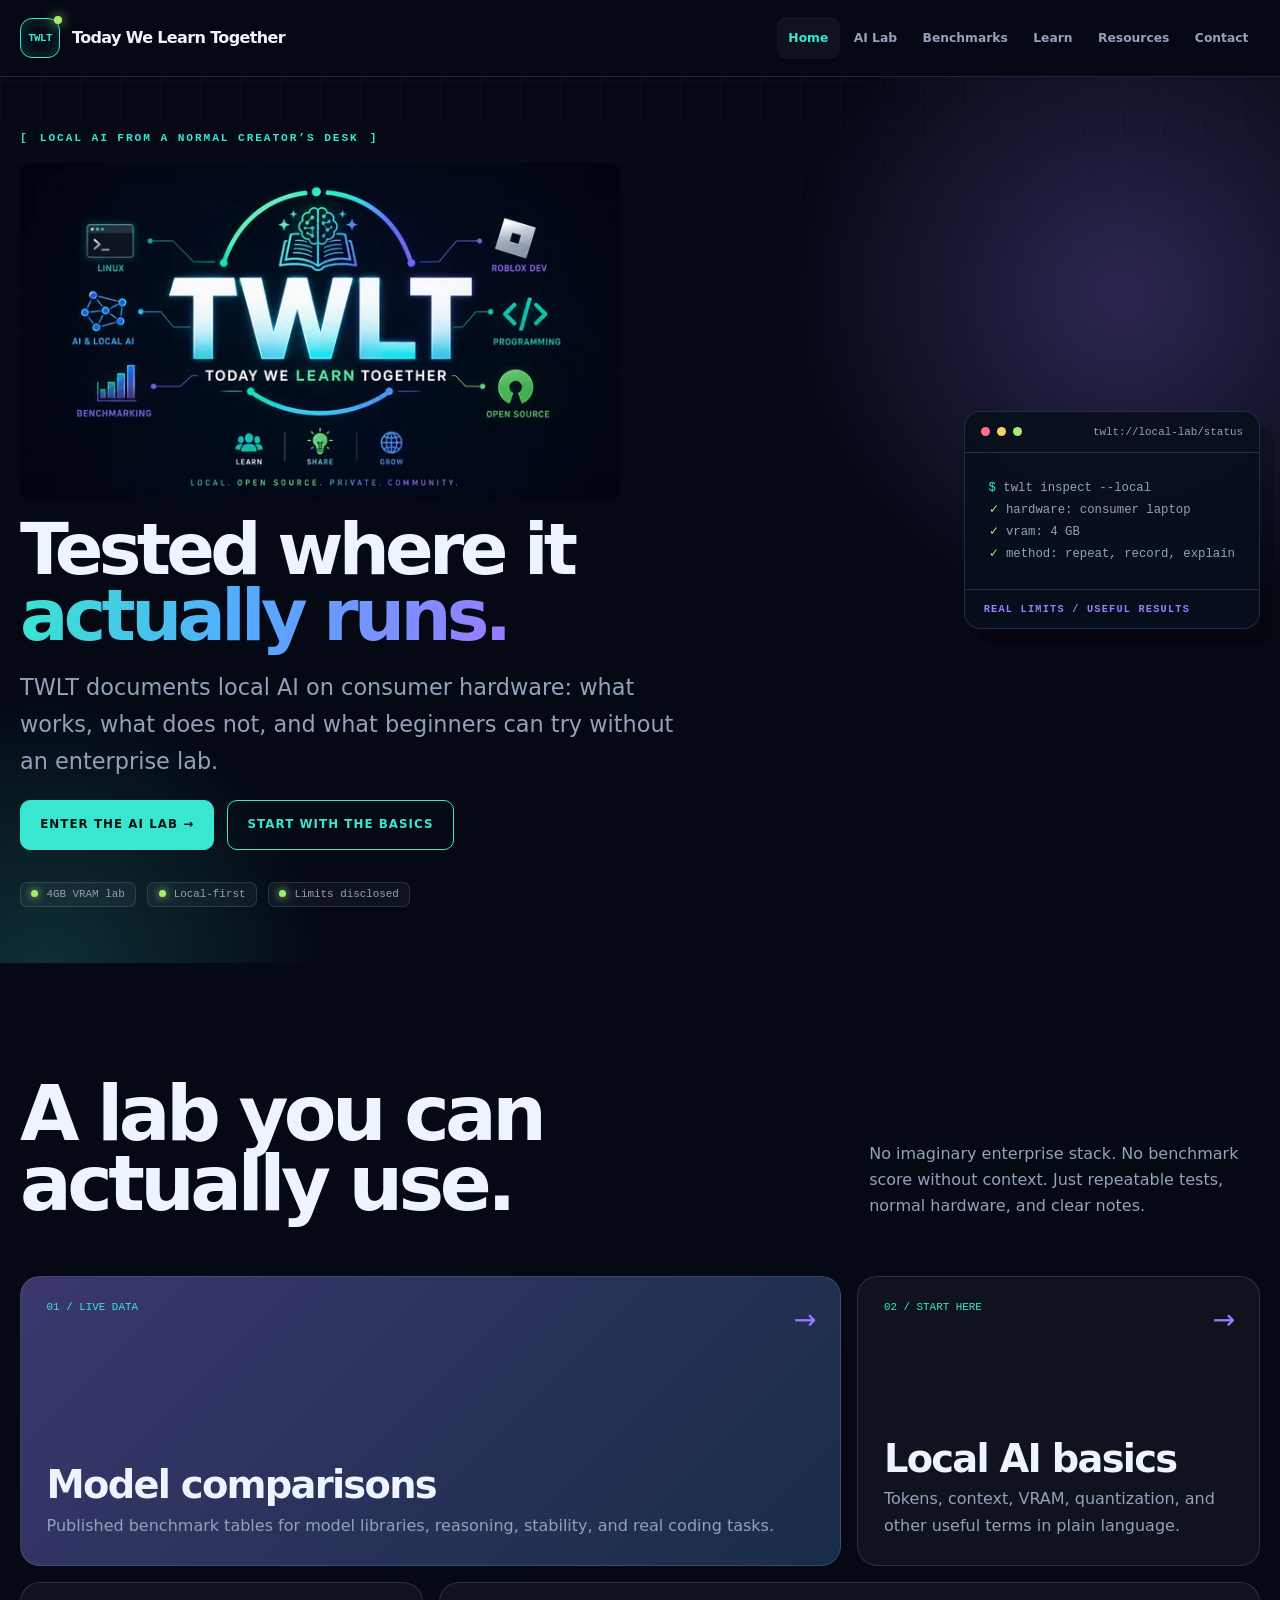
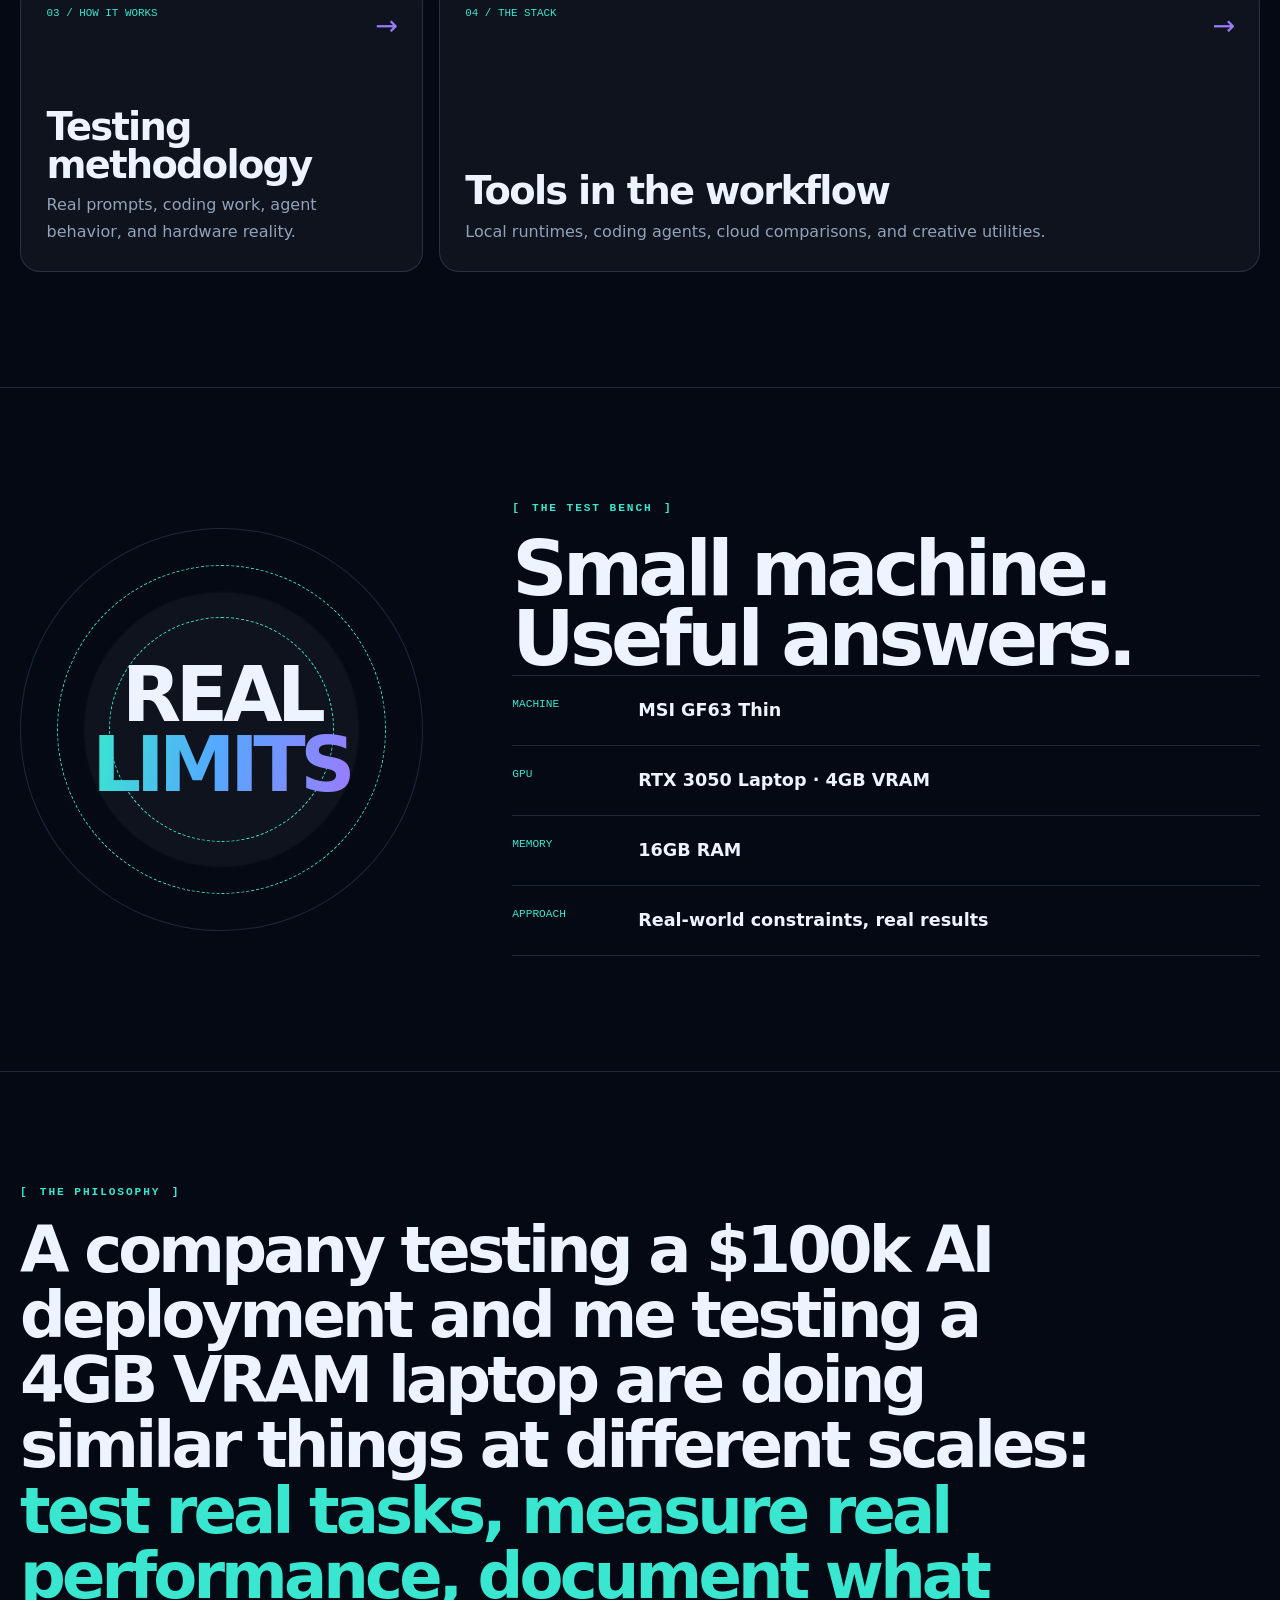
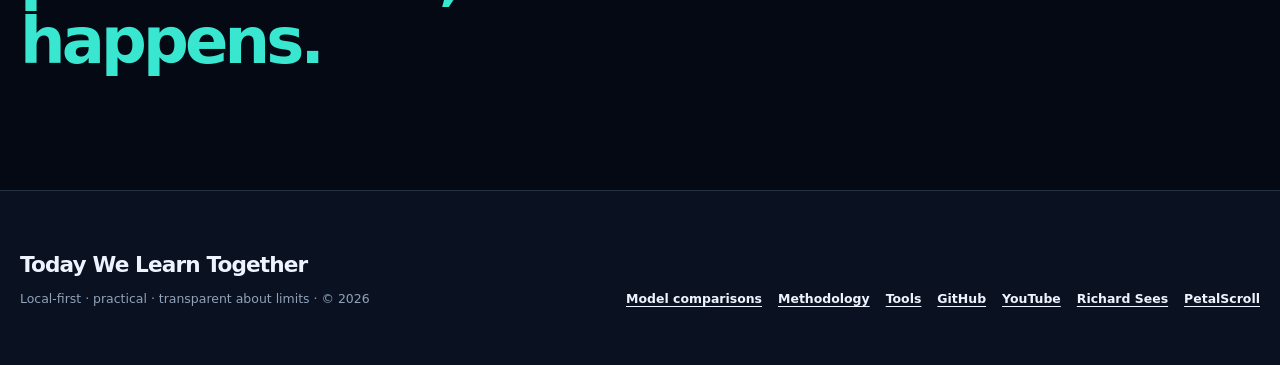
<file: index.html>
<!doctype html>
<html lang="en"><head><meta charset="utf-8"><meta name="viewport" content="width=device-width, initial-scale=1"><meta name="description" content="Today We Learn Together — local AI benchmarks, tutorials, workflows, and practical experimentation.">
    <!-- SOCIAL-METADATA:START -->
    <link rel="canonical" href="https://twlt-today-we-learn-together.github.io/mainsite/">
    <meta property="og:title" content="Today We Learn Together — Local AI in the Real World">
    <meta property="og:description" content="Today We Learn Together — local AI benchmarks, tutorials, workflows, and practical experimentation.">
    <meta property="og:type" content="website">
    <meta property="og:url" content="https://twlt-today-we-learn-together.github.io/mainsite/">
    <meta property="og:image" content="https://twlt-today-we-learn-together.github.io/mainsite/assets/share-card.webp">
    <meta property="og:image:width" content="1200">
    <meta property="og:image:height" content="630">
    <meta property="og:image:alt" content="Today We Learn Together — practical local AI on real consumer hardware">
    <meta name="twitter:card" content="summary_large_image">
    <meta name="twitter:title" content="Today We Learn Together — Local AI in the Real World">
    <meta name="twitter:description" content="Today We Learn Together — local AI benchmarks, tutorials, workflows, and practical experimentation.">
    <meta name="twitter:image" content="https://twlt-today-we-learn-together.github.io/mainsite/assets/share-card.webp">
    <meta name="twitter:image:alt" content="Today We Learn Together — practical local AI on real consumer hardware">
    <!-- SOCIAL-METADATA:END --><title>Today We Learn Together — Local AI in the Real World</title><link rel="icon" href="favicon.ico"><link rel="stylesheet" href="css/site.css"></head><body data-page="home" data-root="."><a class="skip-link" href="#main">Skip to content</a><!-- STATIC-SHELL:HEADER:START -->
    <header class="site-header">
        <nav class="shell nav" aria-label="Primary navigation">
            <a class="brand" href="./index.html" aria-label="Today We Learn Together home"><span class="brand-mark" aria-hidden="true">TWLT</span><span>Today We Learn Together</span></a>
            <button class="nav-toggle" type="button" aria-expanded="false" aria-controls="site-nav" aria-label="Open navigation">
                <span></span><span></span><span></span>
            </button>
            <ul class="nav-links" id="site-nav"><li><a href="./index.html" aria-current="page">Home</a></li><li><a href="./ai-lab.html">AI Lab</a></li><li><a href="./ai-lab/model-comparisons.html">Benchmarks</a></li><li><a href="./ai-lab/local-ai-basics.html">Learn</a></li><li><a href="./resources/yt-walkthroughs.html">Resources</a></li><li><a href="./contact.html">Contact</a></li></ul>
        </nav>
    </header>
    <!-- STATIC-SHELL:HEADER:END --><main id="main">
<section class="hero"><div class="shell hero-grid"><div class="reveal"><p class="kicker">Local AI from a normal creator’s desk</p><img class="twlt-official-logo" src="assets/twlt-emblem-640.webp" srcset="assets/twlt-emblem-640.webp 640w, assets/twlt-emblem-1000.webp 1000w" sizes="(max-width: 620px) calc(100vw - 28px), (max-width: 920px) calc(100vw - 40px), 600px" width="640" height="360" alt="TWLT — Today We Learn Together official logo" fetchpriority="high" decoding="async"><h1 class="display hero-headline">Tested where it <span class="gradient-text">actually runs.</span></h1><p class="lede">TWLT documents local AI on consumer hardware: what works, what does not, and what beginners can try without an enterprise lab.</p><div class="hero-actions"><a class="button" href="ai-lab.html">Enter the AI Lab →</a><a class="button secondary" href="ai-lab/local-ai-basics.html">Start with the basics</a></div><div class="status-strip"><span class="status">4GB VRAM lab</span><span class="status">Local-first</span><span class="status">Limits disclosed</span></div></div><div class="compact-terminal reveal" aria-label="Example local AI test status"><div class="window-bar"><i></i><i></i><i></i><span class="window-title">twlt://local-lab/status</span></div><div class="terminal"><p><span class="prompt">$</span> twlt inspect --local</p><p><span class="ok">✓</span> hardware: consumer laptop</p><p><span class="ok">✓</span> vram: 4 GB</p><p><span class="ok">✓</span> method: repeat, record, explain</p></div></div></div></section>
<section class="section"><div class="shell"><div class="section-intro reveal"><h2 class="section-title">A lab you can<br>actually use.</h2><p>No imaginary enterprise stack. No benchmark score without context. Just repeatable tests, normal hardware, and clear notes.</p></div><div class="bento"><a class="lab-card wide accent reveal" href="ai-lab/model-comparisons.html"><span class="index">01 / LIVE DATA</span><span class="arrow">→</span><div><h3>Model comparisons</h3><p>Published benchmark tables for model libraries, reasoning, stability, and real coding tasks.</p></div></a><a class="lab-card reveal" href="ai-lab/local-ai-basics.html"><span class="index">02 / START HERE</span><span class="arrow">→</span><div><h3>Local AI basics</h3><p>Tokens, context, VRAM, quantization, and other useful terms in plain language.</p></div></a><a class="lab-card reveal" href="ai-lab/testing-methodology.html"><span class="index">03 / HOW IT WORKS</span><span class="arrow">→</span><div><h3>Testing methodology</h3><p>Real prompts, coding work, agent behavior, and hardware reality.</p></div></a><a class="lab-card wide reveal" href="ai-lab/tools.html"><span class="index">04 / THE STACK</span><span class="arrow">→</span><div><h3>Tools in the workflow</h3><p>Local runtimes, coding agents, cloud comparisons, and creative utilities.</p></div></a></div></div></section>
<section class="section"><div class="shell hardware"><div class="hardware-ring reveal"><strong>REAL<br><span class="gradient-text">LIMITS</span></strong></div><div class="reveal"><p class="kicker">The test bench</p><h2 class="section-title">Small machine.<br>Useful answers.</h2><div class="spec-list"><div class="spec"><span>Machine</span><strong>MSI GF63 Thin</strong></div><div class="spec"><span>GPU</span><strong>RTX 3050 Laptop · 4GB VRAM</strong></div><div class="spec"><span>Memory</span><strong>16GB RAM</strong></div><div class="spec"><span>Approach</span><strong>Real-world constraints, real results</strong></div></div></div></div></section>
<section class="section"><div class="shell reveal"><p class="kicker">The philosophy</p><blockquote class="quote">A company testing a $100k AI deployment and me testing a 4GB VRAM laptop are doing similar things at different scales: <em>test real tasks, measure real performance, document what happens.</em></blockquote></div></section>
</main><!-- STATIC-SHELL:FOOTER:START -->
    <footer class="site-footer">
        <div class="shell footer-grid">
            <div><div class="footer-brand">Today We Learn Together</div><p class="footer-copy">Local-first · practical · transparent about limits · © 2026</p></div>
            <div class="footer-links"><a href="./ai-lab/model-comparisons.html">Model comparisons</a><a href="./ai-lab/testing-methodology.html">Methodology</a><a href="./ai-lab/tools.html">Tools</a><a href="https://github.com/twlt-today-we-learn-together" target="_blank" rel="noopener">GitHub</a><a href="https://www.youtube.com/@TWLT-LocalAIEdition" target="_blank" rel="noopener">YouTube</a><a href="https://richard-sees.github.io/mainsite/" target="_blank" rel="noopener">Richard Sees</a><a href="https://petalscroll-studios.github.io/mainsite/" target="_blank" rel="noopener">PetalScroll</a></div>
        </div>
    </footer>
    <!-- STATIC-SHELL:FOOTER:END --><script src="js/site.js"></script></body></html>
</file>
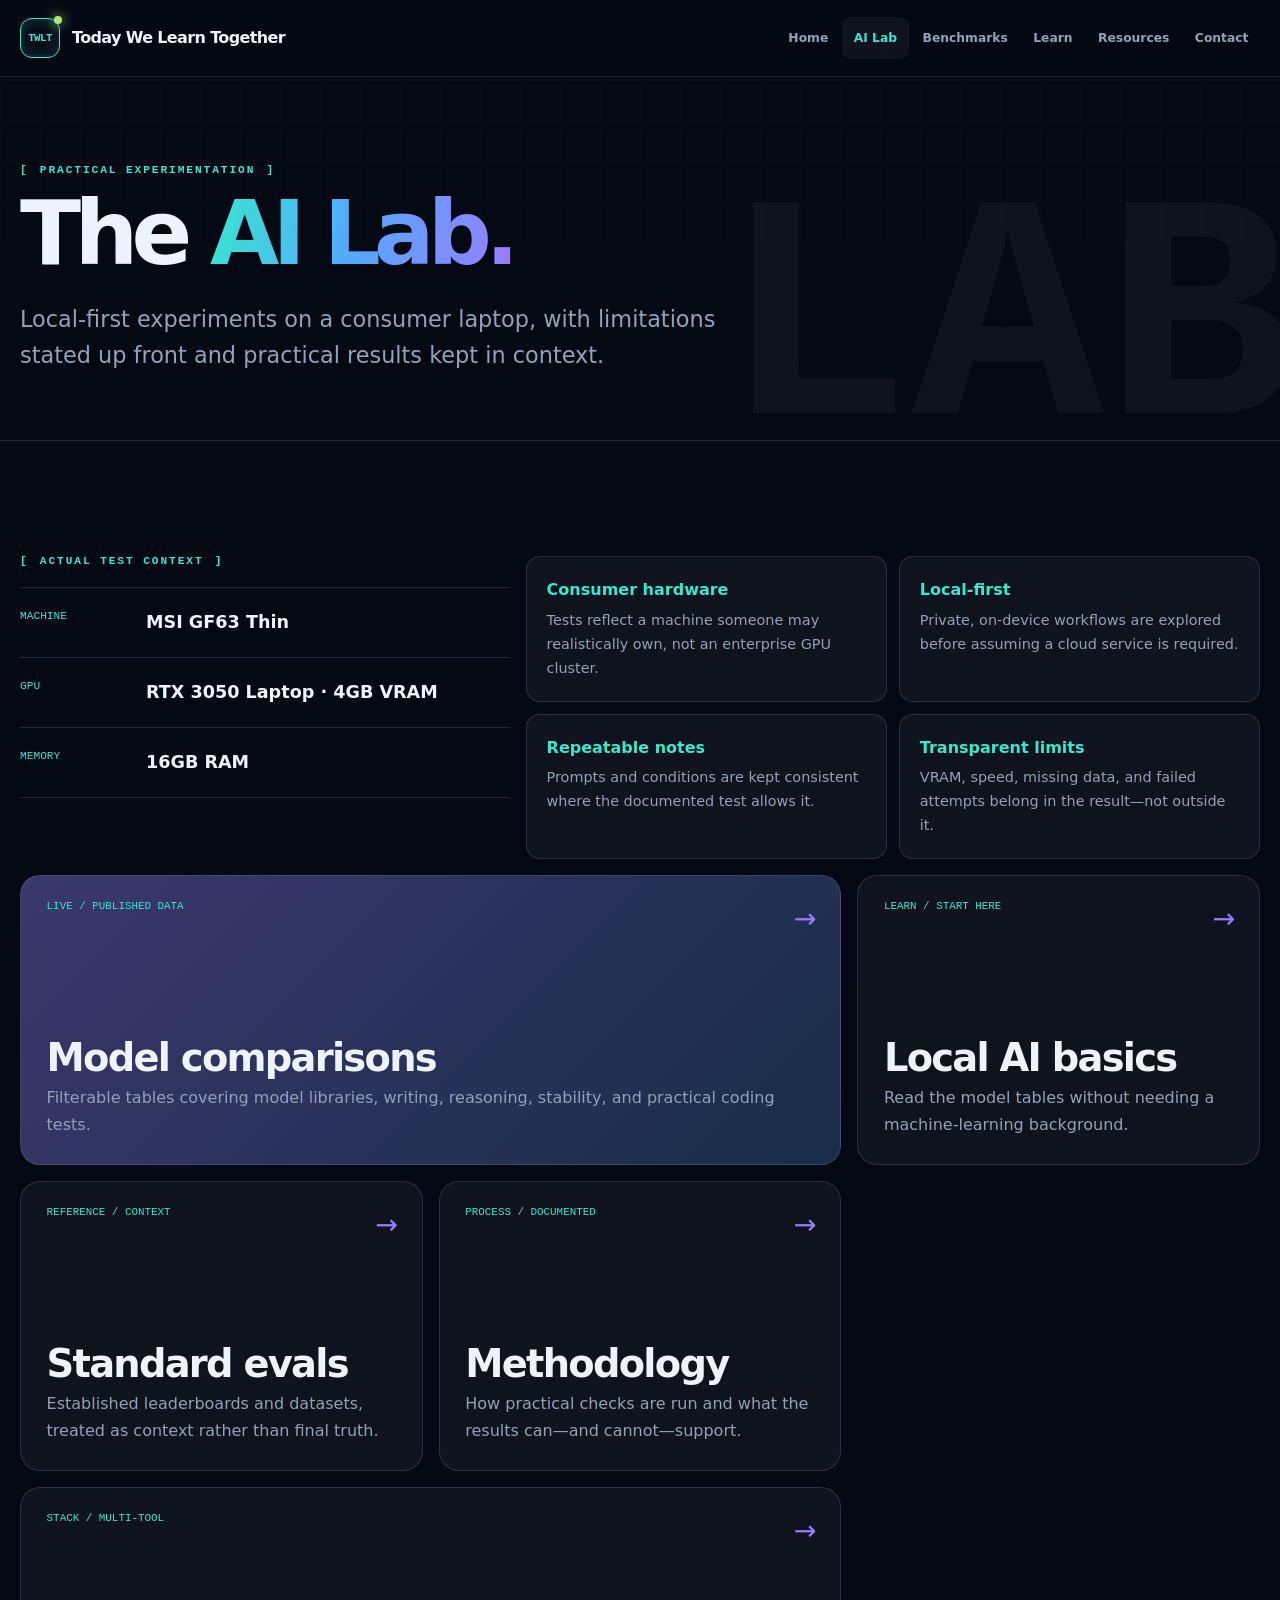
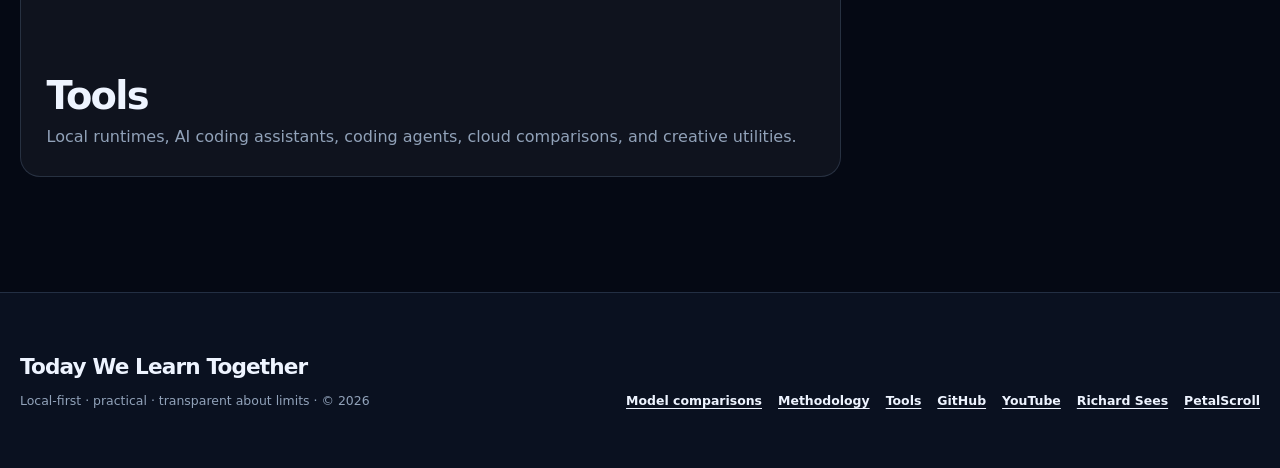
<file: ai-lab.html>
<!doctype html>
<html lang="en"><head><meta charset="utf-8"><meta name="viewport" content="width=device-width, initial-scale=1"><meta name="description" content="The TWLT local AI lab: comparisons, methodology, evaluations, and tools.">
    <!-- SOCIAL-METADATA:START -->
    <link rel="canonical" href="https://twlt-today-we-learn-together.github.io/mainsite/ai-lab.html">
    <meta property="og:title" content="AI Lab — Today We Learn Together">
    <meta property="og:description" content="The TWLT local AI lab: comparisons, methodology, evaluations, and tools.">
    <meta property="og:type" content="website">
    <meta property="og:url" content="https://twlt-today-we-learn-together.github.io/mainsite/ai-lab.html">
    <meta property="og:image" content="https://twlt-today-we-learn-together.github.io/mainsite/assets/share-card.webp">
    <meta property="og:image:width" content="1200">
    <meta property="og:image:height" content="630">
    <meta property="og:image:alt" content="Today We Learn Together — practical local AI on real consumer hardware">
    <meta name="twitter:card" content="summary_large_image">
    <meta name="twitter:title" content="AI Lab — Today We Learn Together">
    <meta name="twitter:description" content="The TWLT local AI lab: comparisons, methodology, evaluations, and tools.">
    <meta name="twitter:image" content="https://twlt-today-we-learn-together.github.io/mainsite/assets/share-card.webp">
    <meta name="twitter:image:alt" content="Today We Learn Together — practical local AI on real consumer hardware">
    <!-- SOCIAL-METADATA:END --><title>AI Lab — Today We Learn Together</title><link rel="icon" href="favicon.ico"><link rel="stylesheet" href="css/site.css"></head><body data-page="lab" data-root="."><a class="skip-link" href="#main">Skip to content</a><!-- STATIC-SHELL:HEADER:START -->
    <header class="site-header">
        <nav class="shell nav" aria-label="Primary navigation">
            <a class="brand" href="./index.html" aria-label="Today We Learn Together home"><span class="brand-mark" aria-hidden="true">TWLT</span><span>Today We Learn Together</span></a>
            <button class="nav-toggle" type="button" aria-expanded="false" aria-controls="site-nav" aria-label="Open navigation">
                <span></span><span></span><span></span>
            </button>
            <ul class="nav-links" id="site-nav"><li><a href="./index.html">Home</a></li><li><a href="./ai-lab.html" aria-current="page">AI Lab</a></li><li><a href="./ai-lab/model-comparisons.html">Benchmarks</a></li><li><a href="./ai-lab/local-ai-basics.html">Learn</a></li><li><a href="./resources/yt-walkthroughs.html">Resources</a></li><li><a href="./contact.html">Contact</a></li></ul>
        </nav>
    </header>
    <!-- STATIC-SHELL:HEADER:END --><main id="main"><section class="page-hero compact-hero" data-code="LAB"><div class="shell reveal"><p class="kicker">Practical experimentation</p><h1 class="display">The <span class="gradient-text">AI Lab.</span></h1><p class="lede">Local-first experiments on a consumer laptop, with limitations stated up front and practical results kept in context.</p></div></section><section class="section"><div class="shell"><div class="lab-summary reveal"><div><p class="kicker">Actual test context</p><div class="spec-list"><div class="spec"><span>Machine</span><strong>MSI GF63 Thin</strong></div><div class="spec"><span>GPU</span><strong>RTX 3050 Laptop · 4GB VRAM</strong></div><div class="spec"><span>Memory</span><strong>16GB RAM</strong></div></div></div><div class="lab-principles"><article class="principle"><strong>Consumer hardware</strong><p>Tests reflect a machine someone may realistically own, not an enterprise GPU cluster.</p></article><article class="principle"><strong>Local-first</strong><p>Private, on-device workflows are explored before assuming a cloud service is required.</p></article><article class="principle"><strong>Repeatable notes</strong><p>Prompts and conditions are kept consistent where the documented test allows it.</p></article><article class="principle"><strong>Transparent limits</strong><p>VRAM, speed, missing data, and failed attempts belong in the result—not outside it.</p></article></div></div><div class="bento"><a class="lab-card wide accent reveal" href="ai-lab/model-comparisons.html"><span class="index">LIVE / PUBLISHED DATA</span><span class="arrow">→</span><div><h3>Model comparisons</h3><p>Filterable tables covering model libraries, writing, reasoning, stability, and practical coding tests.</p></div></a><a class="lab-card reveal" href="ai-lab/local-ai-basics.html"><span class="index">LEARN / START HERE</span><span class="arrow">→</span><div><h3>Local AI basics</h3><p>Read the model tables without needing a machine-learning background.</p></div></a><a class="lab-card reveal" href="ai-lab/standard-ai-evals.html"><span class="index">REFERENCE / CONTEXT</span><span class="arrow">→</span><div><h3>Standard evals</h3><p>Established leaderboards and datasets, treated as context rather than final truth.</p></div></a><a class="lab-card reveal" href="ai-lab/testing-methodology.html"><span class="index">PROCESS / DOCUMENTED</span><span class="arrow">→</span><div><h3>Methodology</h3><p>How practical checks are run and what the results can—and cannot—support.</p></div></a><a class="lab-card wide reveal" href="ai-lab/tools.html"><span class="index">STACK / MULTI-TOOL</span><span class="arrow">→</span><div><h3>Tools</h3><p>Local runtimes, AI coding assistants, coding agents, cloud comparisons, and creative utilities.</p></div></a></div></div></section></main><!-- STATIC-SHELL:FOOTER:START -->
    <footer class="site-footer">
        <div class="shell footer-grid">
            <div><div class="footer-brand">Today We Learn Together</div><p class="footer-copy">Local-first · practical · transparent about limits · © 2026</p></div>
            <div class="footer-links"><a href="./ai-lab/model-comparisons.html">Model comparisons</a><a href="./ai-lab/testing-methodology.html">Methodology</a><a href="./ai-lab/tools.html">Tools</a><a href="https://github.com/twlt-today-we-learn-together" target="_blank" rel="noopener">GitHub</a><a href="https://www.youtube.com/@TWLT-LocalAIEdition" target="_blank" rel="noopener">YouTube</a><a href="https://richard-sees.github.io/mainsite/" target="_blank" rel="noopener">Richard Sees</a><a href="https://petalscroll-studios.github.io/mainsite/" target="_blank" rel="noopener">PetalScroll</a></div>
        </div>
    </footer>
    <!-- STATIC-SHELL:FOOTER:END --><script src="js/site.js"></script></body></html>
</file>
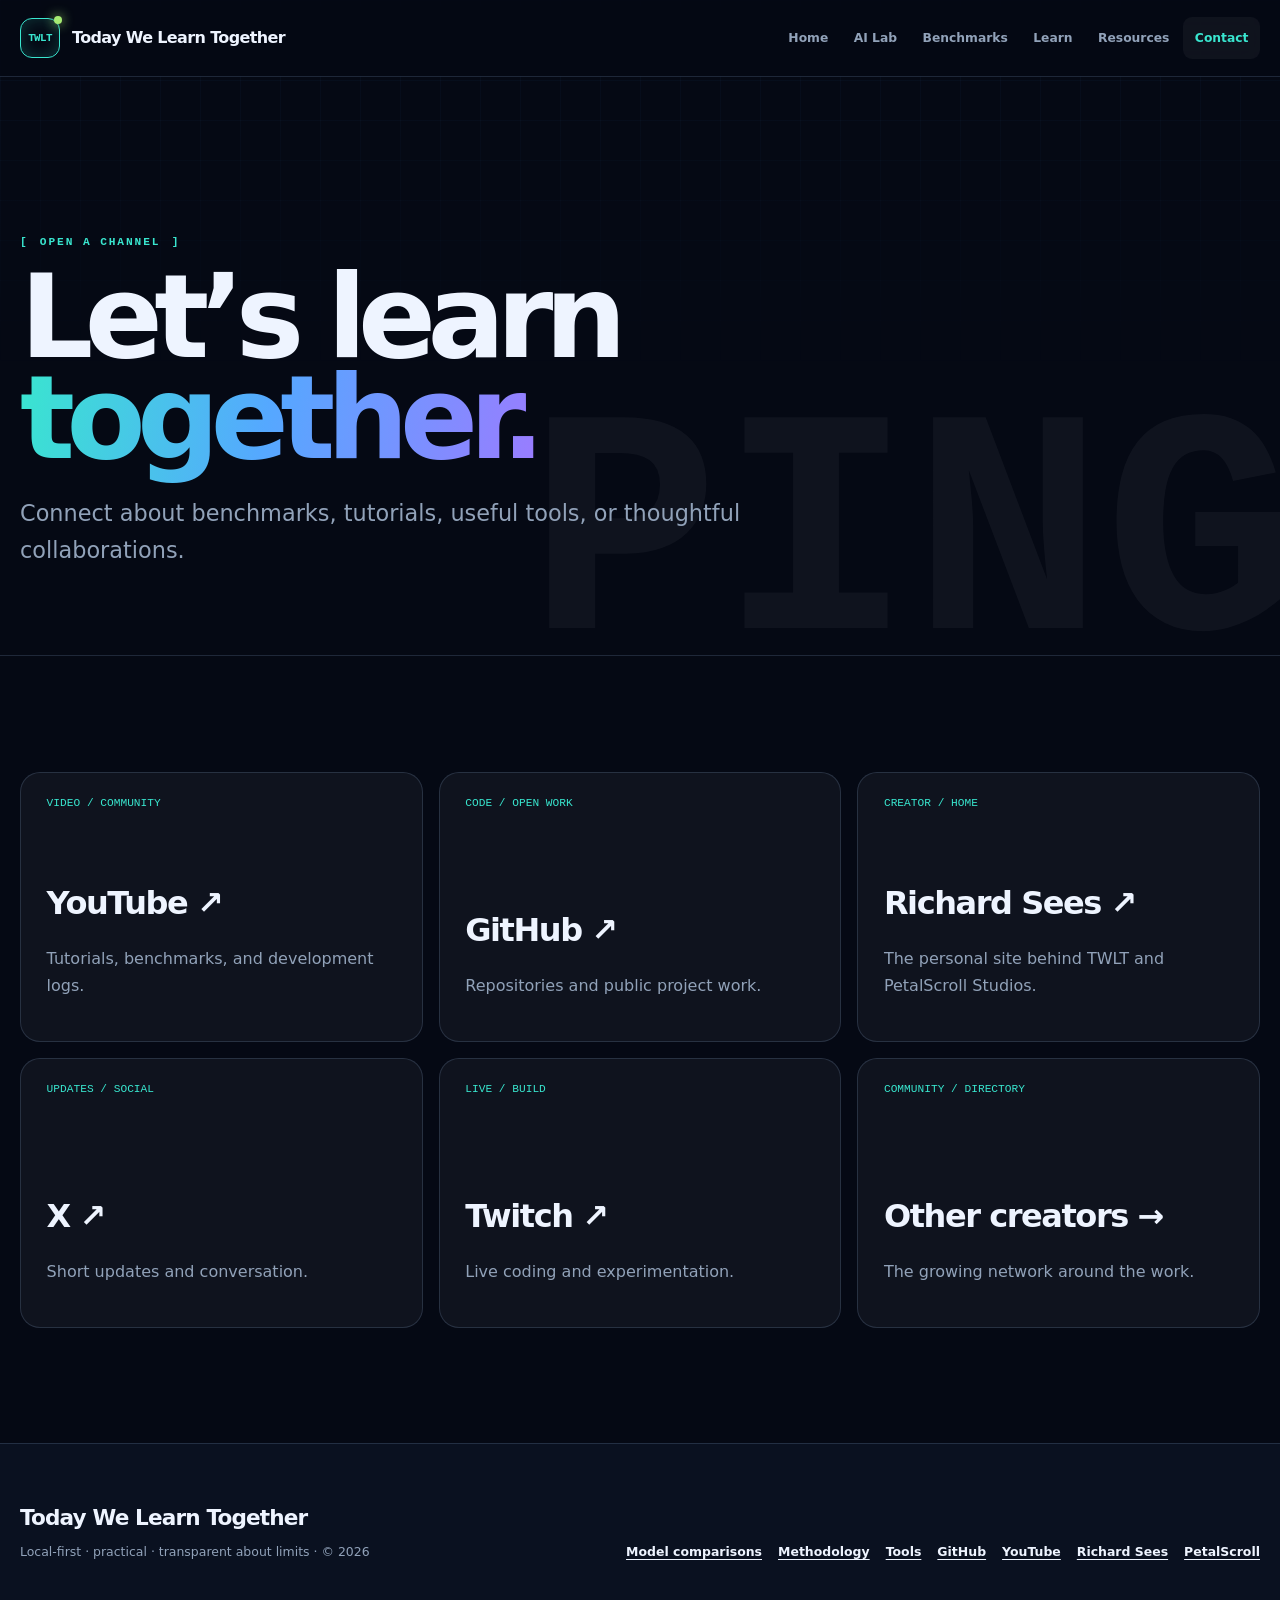
<file: contact.html>
<!doctype html>
<html lang="en"><head><meta charset="utf-8"><meta name="viewport" content="width=device-width, initial-scale=1"><meta name="description" content="Connect with Today We Learn Together.">
    <!-- SOCIAL-METADATA:START -->
    <link rel="canonical" href="https://twlt-today-we-learn-together.github.io/mainsite/contact.html">
    <meta property="og:title" content="Contact — TWLT">
    <meta property="og:description" content="Connect with Today We Learn Together.">
    <meta property="og:type" content="website">
    <meta property="og:url" content="https://twlt-today-we-learn-together.github.io/mainsite/contact.html">
    <meta property="og:image" content="https://twlt-today-we-learn-together.github.io/mainsite/assets/share-card.webp">
    <meta property="og:image:width" content="1200">
    <meta property="og:image:height" content="630">
    <meta property="og:image:alt" content="Today We Learn Together — practical local AI on real consumer hardware">
    <meta name="twitter:card" content="summary_large_image">
    <meta name="twitter:title" content="Contact — TWLT">
    <meta name="twitter:description" content="Connect with Today We Learn Together.">
    <meta name="twitter:image" content="https://twlt-today-we-learn-together.github.io/mainsite/assets/share-card.webp">
    <meta name="twitter:image:alt" content="Today We Learn Together — practical local AI on real consumer hardware">
    <!-- SOCIAL-METADATA:END --><title>Contact — TWLT</title><link rel="icon" href="favicon.ico"><link rel="stylesheet" href="css/site.css"></head><body data-page="contact" data-root="."><a class="skip-link" href="#main">Skip to content</a><!-- STATIC-SHELL:HEADER:START -->
    <header class="site-header">
        <nav class="shell nav" aria-label="Primary navigation">
            <a class="brand" href="./index.html" aria-label="Today We Learn Together home"><span class="brand-mark" aria-hidden="true">TWLT</span><span>Today We Learn Together</span></a>
            <button class="nav-toggle" type="button" aria-expanded="false" aria-controls="site-nav" aria-label="Open navigation">
                <span></span><span></span><span></span>
            </button>
            <ul class="nav-links" id="site-nav"><li><a href="./index.html">Home</a></li><li><a href="./ai-lab.html">AI Lab</a></li><li><a href="./ai-lab/model-comparisons.html">Benchmarks</a></li><li><a href="./ai-lab/local-ai-basics.html">Learn</a></li><li><a href="./resources/yt-walkthroughs.html">Resources</a></li><li><a href="./contact.html" aria-current="page">Contact</a></li></ul>
        </nav>
    </header>
    <!-- STATIC-SHELL:HEADER:END --><main id="main"><section class="page-hero" data-code="PING"><div class="shell reveal"><p class="kicker">Open a channel</p><h1 class="display">Let’s learn<br><span class="gradient-text">together.</span></h1><p class="lede">Connect about benchmarks, tutorials, useful tools, or thoughtful collaborations.</p></div></section><section class="section"><div class="shell contact-grid"><a class="resource-card reveal" href="https://www.youtube.com/@TWLT-LocalAIEdition" target="_blank" rel="noopener"><span class="tag">VIDEO / COMMUNITY</span><div><h2>YouTube ↗</h2><p>Tutorials, benchmarks, and development logs.</p></div></a><a class="resource-card reveal" href="https://github.com/twlt-today-we-learn-together" target="_blank" rel="noopener"><span class="tag">CODE / OPEN WORK</span><div><h2>GitHub ↗</h2><p>Repositories and public project work.</p></div></a><a class="resource-card reveal" href="https://richard-sees.github.io/mainsite/index.html" target="_blank" rel="noopener"><span class="tag">CREATOR / HOME</span><div><h2>Richard Sees ↗</h2><p>The personal site behind TWLT and PetalScroll Studios.</p></div></a><a class="resource-card reveal" href="https://x.com/richiesees" target="_blank" rel="noopener"><span class="tag">UPDATES / SOCIAL</span><div><h2>X ↗</h2><p>Short updates and conversation.</p></div></a><a class="resource-card reveal" href="https://www.twitch.tv/richiesees" target="_blank" rel="noopener"><span class="tag">LIVE / BUILD</span><div><h2>Twitch ↗</h2><p>Live coding and experimentation.</p></div></a><a class="resource-card reveal" href="other-content-creators.html"><span class="tag">COMMUNITY / DIRECTORY</span><div><h2>Other creators →</h2><p>The growing network around the work.</p></div></a></div></section></main><!-- STATIC-SHELL:FOOTER:START -->
    <footer class="site-footer">
        <div class="shell footer-grid">
            <div><div class="footer-brand">Today We Learn Together</div><p class="footer-copy">Local-first · practical · transparent about limits · © 2026</p></div>
            <div class="footer-links"><a href="./ai-lab/model-comparisons.html">Model comparisons</a><a href="./ai-lab/testing-methodology.html">Methodology</a><a href="./ai-lab/tools.html">Tools</a><a href="https://github.com/twlt-today-we-learn-together" target="_blank" rel="noopener">GitHub</a><a href="https://www.youtube.com/@TWLT-LocalAIEdition" target="_blank" rel="noopener">YouTube</a><a href="https://richard-sees.github.io/mainsite/" target="_blank" rel="noopener">Richard Sees</a><a href="https://petalscroll-studios.github.io/mainsite/" target="_blank" rel="noopener">PetalScroll</a></div>
        </div>
    </footer>
    <!-- STATIC-SHELL:FOOTER:END --><script src="js/site.js"></script></body></html>
</file>
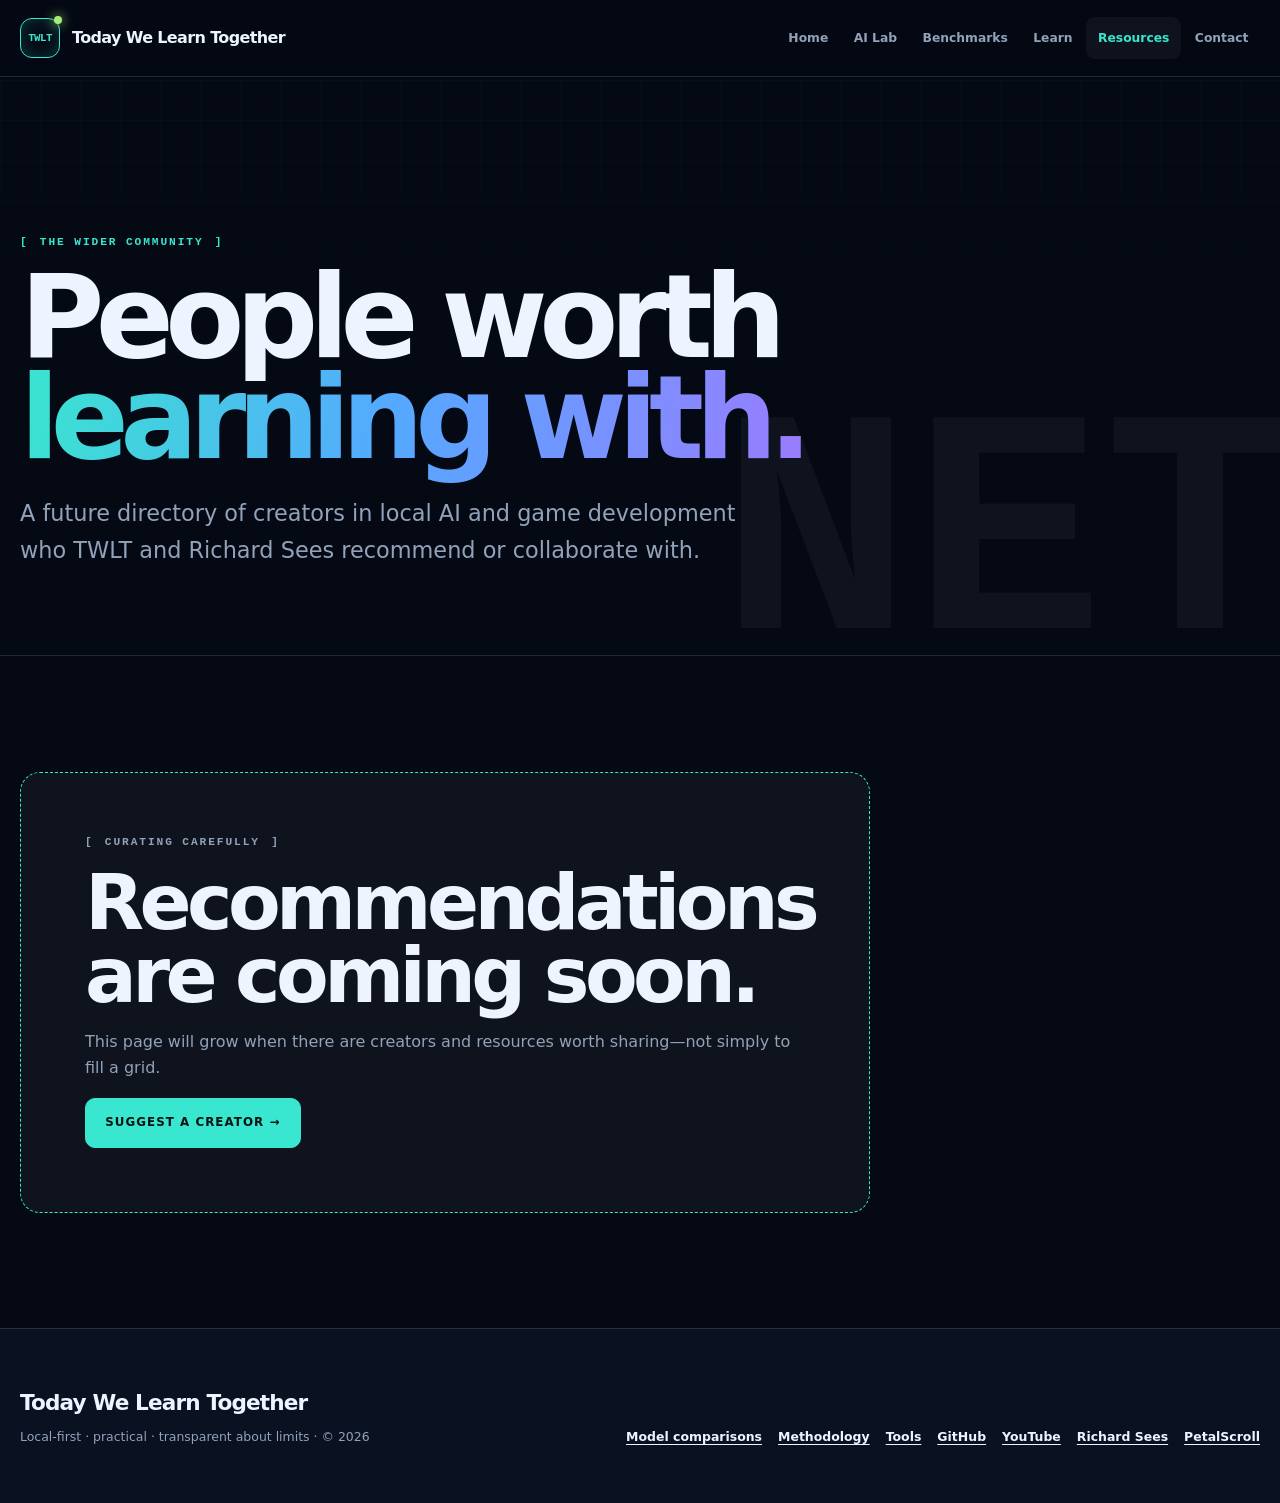
<file: other-content-creators.html>
<!doctype html>
<html lang="en"><head><meta charset="utf-8"><meta name="viewport" content="width=device-width, initial-scale=1"><meta name="description" content="Creators recommended by TWLT and Richard Sees.">
    <!-- SOCIAL-METADATA:START -->
    <link rel="canonical" href="https://twlt-today-we-learn-together.github.io/mainsite/other-content-creators.html">
    <meta property="og:title" content="Other Creators — TWLT">
    <meta property="og:description" content="Creators recommended by TWLT and Richard Sees.">
    <meta property="og:type" content="website">
    <meta property="og:url" content="https://twlt-today-we-learn-together.github.io/mainsite/other-content-creators.html">
    <meta property="og:image" content="https://twlt-today-we-learn-together.github.io/mainsite/assets/share-card.webp">
    <meta property="og:image:width" content="1200">
    <meta property="og:image:height" content="630">
    <meta property="og:image:alt" content="Today We Learn Together — practical local AI on real consumer hardware">
    <meta name="twitter:card" content="summary_large_image">
    <meta name="twitter:title" content="Other Creators — TWLT">
    <meta name="twitter:description" content="Creators recommended by TWLT and Richard Sees.">
    <meta name="twitter:image" content="https://twlt-today-we-learn-together.github.io/mainsite/assets/share-card.webp">
    <meta name="twitter:image:alt" content="Today We Learn Together — practical local AI on real consumer hardware">
    <!-- SOCIAL-METADATA:END --><title>Other Creators — TWLT</title><link rel="icon" href="favicon.ico"><link rel="stylesheet" href="css/site.css"></head><body data-page="resources" data-root="."><a class="skip-link" href="#main">Skip to content</a><!-- STATIC-SHELL:HEADER:START -->
    <header class="site-header">
        <nav class="shell nav" aria-label="Primary navigation">
            <a class="brand" href="./index.html" aria-label="Today We Learn Together home"><span class="brand-mark" aria-hidden="true">TWLT</span><span>Today We Learn Together</span></a>
            <button class="nav-toggle" type="button" aria-expanded="false" aria-controls="site-nav" aria-label="Open navigation">
                <span></span><span></span><span></span>
            </button>
            <ul class="nav-links" id="site-nav"><li><a href="./index.html">Home</a></li><li><a href="./ai-lab.html">AI Lab</a></li><li><a href="./ai-lab/model-comparisons.html">Benchmarks</a></li><li><a href="./ai-lab/local-ai-basics.html">Learn</a></li><li><a href="./resources/yt-walkthroughs.html" aria-current="page">Resources</a></li><li><a href="./contact.html">Contact</a></li></ul>
        </nav>
    </header>
    <!-- STATIC-SHELL:HEADER:END --><main id="main"><section class="page-hero" data-code="NET"><div class="shell reveal"><p class="kicker">The wider community</p><h1 class="display">People worth<br><span class="gradient-text">learning with.</span></h1><p class="lede">A future directory of creators in local AI and game development who TWLT and Richard Sees recommend or collaborate with.</p></div></section><section class="section"><div class="shell"><div class="empty-state reveal"><p class="kicker">Curating carefully</p><h2>Recommendations are coming soon.</h2><p>This page will grow when there are creators and resources worth sharing—not simply to fill a grid.</p><a class="button" href="contact.html">Suggest a creator →</a></div></div></section></main><!-- STATIC-SHELL:FOOTER:START -->
    <footer class="site-footer">
        <div class="shell footer-grid">
            <div><div class="footer-brand">Today We Learn Together</div><p class="footer-copy">Local-first · practical · transparent about limits · © 2026</p></div>
            <div class="footer-links"><a href="./ai-lab/model-comparisons.html">Model comparisons</a><a href="./ai-lab/testing-methodology.html">Methodology</a><a href="./ai-lab/tools.html">Tools</a><a href="https://github.com/twlt-today-we-learn-together" target="_blank" rel="noopener">GitHub</a><a href="https://www.youtube.com/@TWLT-LocalAIEdition" target="_blank" rel="noopener">YouTube</a><a href="https://richard-sees.github.io/mainsite/" target="_blank" rel="noopener">Richard Sees</a><a href="https://petalscroll-studios.github.io/mainsite/" target="_blank" rel="noopener">PetalScroll</a></div>
        </div>
    </footer>
    <!-- STATIC-SHELL:FOOTER:END --><script src="js/site.js"></script></body></html>
</file>
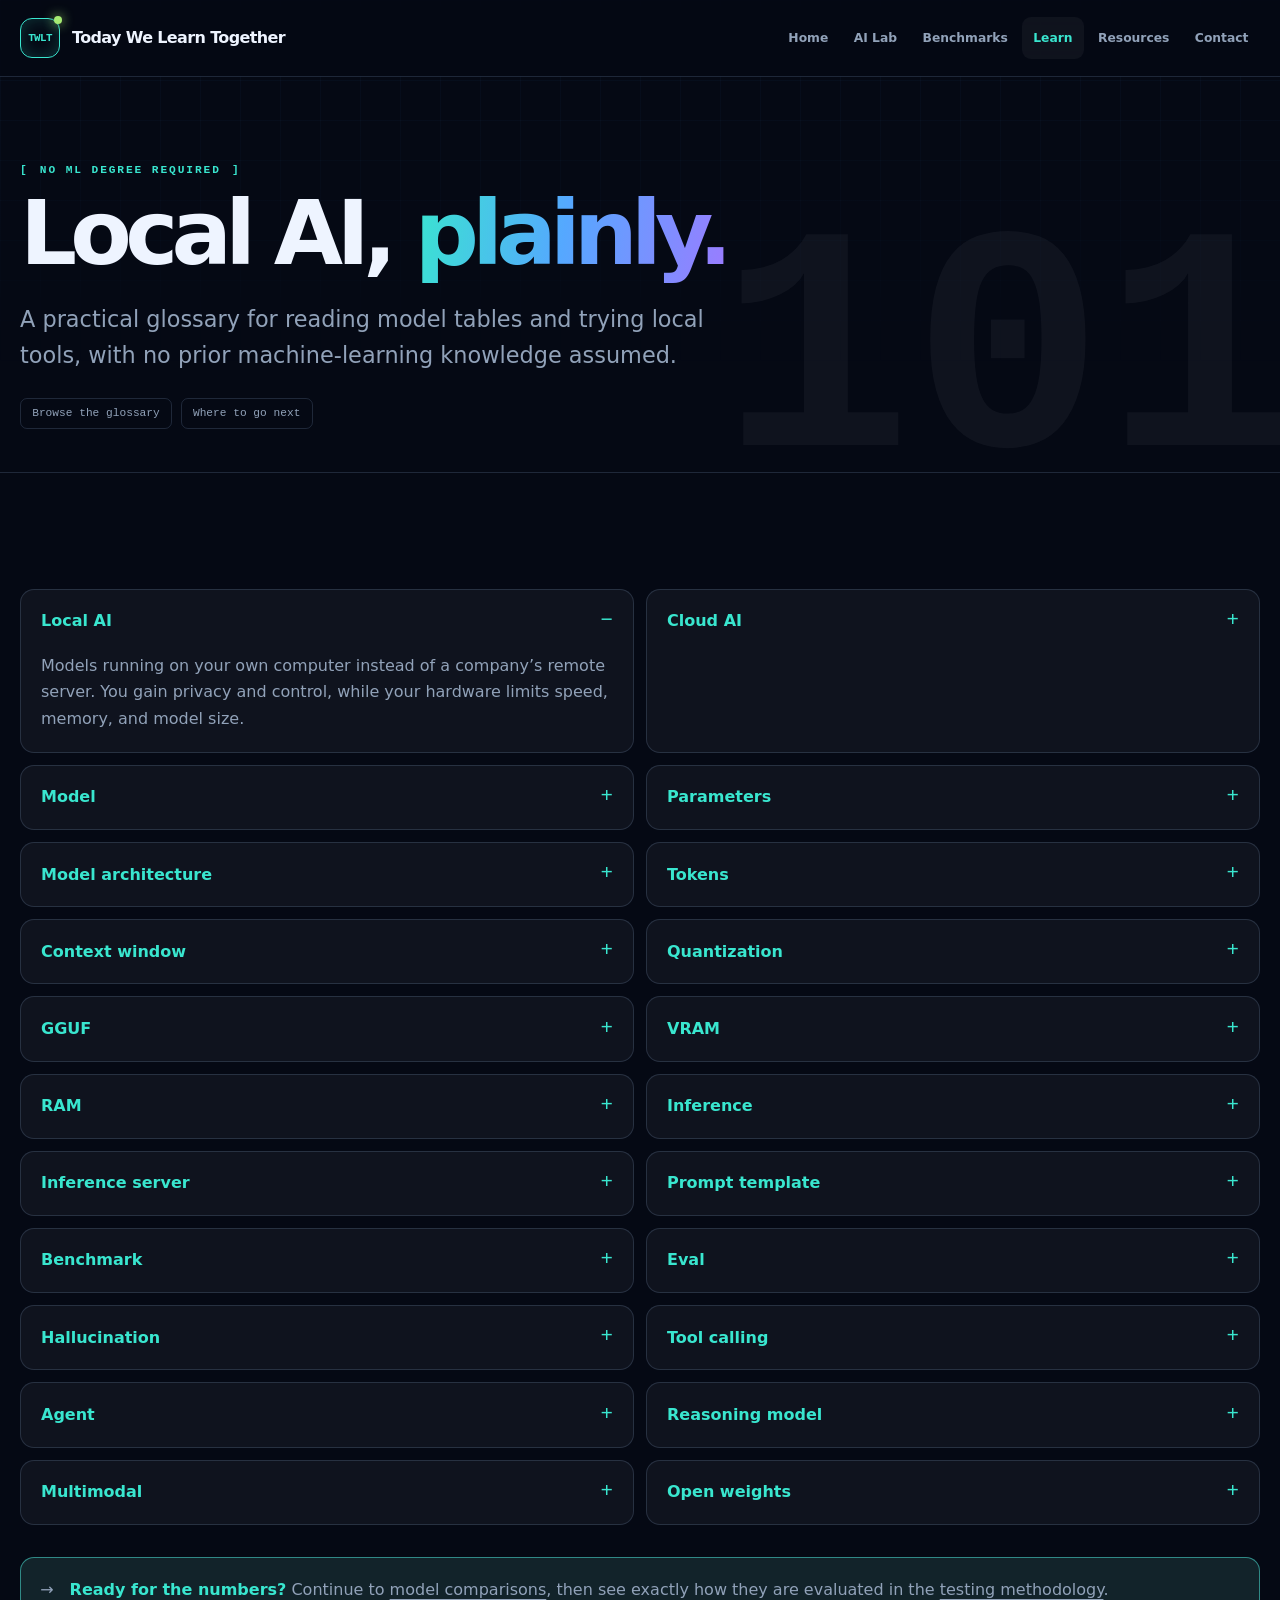
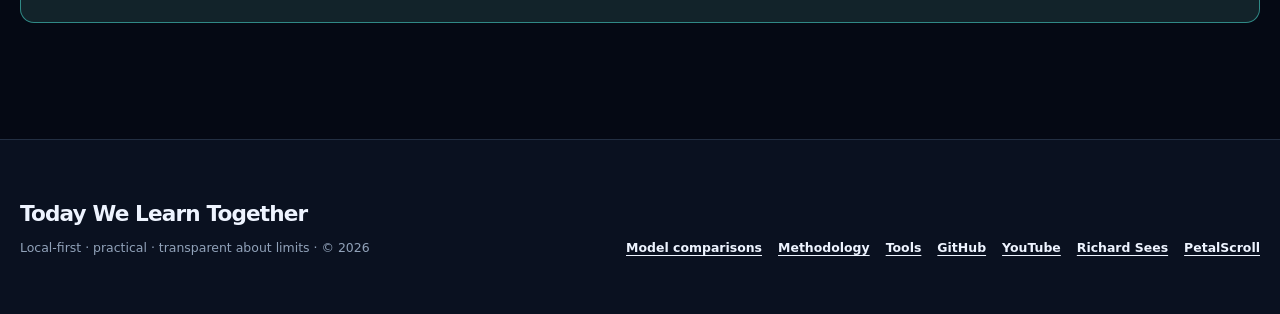
<file: ai-lab/local-ai-basics.html>
<!doctype html>
<html lang="en"><head><meta charset="utf-8"><meta name="viewport" content="width=device-width, initial-scale=1"><meta name="description" content="Plain-language local AI definitions from models and tokens to VRAM and agents.">
    <!-- SOCIAL-METADATA:START -->
    <link rel="canonical" href="https://twlt-today-we-learn-together.github.io/mainsite/ai-lab/local-ai-basics.html">
    <meta property="og:title" content="Local AI Basics — TWLT AI Lab">
    <meta property="og:description" content="Plain-language local AI definitions from models and tokens to VRAM and agents.">
    <meta property="og:type" content="article">
    <meta property="og:url" content="https://twlt-today-we-learn-together.github.io/mainsite/ai-lab/local-ai-basics.html">
    <meta property="og:image" content="https://twlt-today-we-learn-together.github.io/mainsite/assets/share-card.webp">
    <meta property="og:image:width" content="1200">
    <meta property="og:image:height" content="630">
    <meta property="og:image:alt" content="Today We Learn Together — practical local AI on real consumer hardware">
    <meta name="twitter:card" content="summary_large_image">
    <meta name="twitter:title" content="Local AI Basics — TWLT AI Lab">
    <meta name="twitter:description" content="Plain-language local AI definitions from models and tokens to VRAM and agents.">
    <meta name="twitter:image" content="https://twlt-today-we-learn-together.github.io/mainsite/assets/share-card.webp">
    <meta name="twitter:image:alt" content="Today We Learn Together — practical local AI on real consumer hardware">
    <!-- SOCIAL-METADATA:END --><title>Local AI Basics — TWLT AI Lab</title><link rel="icon" href="../favicon.ico"><link rel="stylesheet" href="../css/site.css"></head><body data-page="learn" data-root=".."><a class="skip-link" href="#main">Skip to content</a><!-- STATIC-SHELL:HEADER:START -->
    <header class="site-header">
        <nav class="shell nav" aria-label="Primary navigation">
            <a class="brand" href="../index.html" aria-label="Today We Learn Together home"><span class="brand-mark" aria-hidden="true">TWLT</span><span>Today We Learn Together</span></a>
            <button class="nav-toggle" type="button" aria-expanded="false" aria-controls="site-nav" aria-label="Open navigation">
                <span></span><span></span><span></span>
            </button>
            <ul class="nav-links" id="site-nav"><li><a href="../index.html">Home</a></li><li><a href="../ai-lab.html">AI Lab</a></li><li><a href="../ai-lab/model-comparisons.html">Benchmarks</a></li><li><a href="../ai-lab/local-ai-basics.html" aria-current="page">Learn</a></li><li><a href="../resources/yt-walkthroughs.html">Resources</a></li><li><a href="../contact.html">Contact</a></li></ul>
        </nav>
    </header>
    <!-- STATIC-SHELL:HEADER:END --><main id="main"><section class="page-hero compact-hero" data-code="101"><div class="shell reveal"><p class="kicker">No ML degree required</p><h1 class="display">Local AI, <span class="gradient-text">plainly.</span></h1><p class="lede">A practical glossary for reading model tables and trying local tools, with no prior machine-learning knowledge assumed.</p><nav class="jump-nav" aria-label="On this page"><a href="#terms">Browse the glossary</a><a href="#next">Where to go next</a></nav></div></section><section class="section" id="terms"><div class="shell"><div class="term-grid">
<details class="term-card reveal" open><summary>Local AI</summary><p>Models running on your own computer instead of a company’s remote server. You gain privacy and control, while your hardware limits speed, memory, and model size.</p></details><details class="term-card reveal"><summary>Cloud AI</summary><p>AI services running on provider hardware through a website or API. These can be powerful, but prompts and files may leave your machine depending on the service and settings.</p></details><details class="term-card reveal"><summary>Model</summary><p>The AI system that reads your input and generates an output. Locally, it is often a downloadable file loaded by tools such as LM Studio or llama.cpp.</p></details><details class="term-card reveal"><summary>Parameters</summary><p>Learned internal values, often shown as 3B, 7B, or 13B. Bigger models can be more capable, but generally require more memory and run slower.</p></details><details class="term-card reveal"><summary>Model architecture</summary><p>The underlying design of a model—how its parts are arranged and how it processes information. Two models of the same size may behave differently because their architectures and training differ.</p></details><details class="term-card reveal"><summary>Tokens</summary><p>Chunks of text a model reads and writes: whole words, word fragments, punctuation, or spacing. Context limits and pricing are commonly token-based.</p></details><details class="term-card reveal"><summary>Context window</summary><p>How much text the model can consider at once, including prompts, history, files, and its reply. Larger context often needs more memory.</p></details><details class="term-card reveal"><summary>Quantization</summary><p>Compression that makes a model smaller and easier to run. Aggressive quantization saves memory but can reduce quality or stability.</p></details><details class="term-card reveal"><summary>GGUF</summary><p>A common file format for quantized models used by llama.cpp-based tools and many local desktop workflows.</p></details><details class="term-card reveal"><summary>VRAM</summary><p>Memory on the graphics card. It is often the tightest local-AI limit; loading more of the model onto the GPU usually improves speed.</p></details><details class="term-card reveal"><summary>RAM</summary><p>System memory. Models that do not fit in VRAM can use RAM and CPU, but usually run much slower.</p></details><details class="term-card reveal"><summary>Inference</summary><p>Using a trained model to generate an answer. Every response produced by a loaded model is inference.</p></details><details class="term-card reveal"><summary>Inference server</summary><p>Software that loads a model and makes it available to other programs, usually through a local web address or API. It is the bridge between the model file and an app or coding tool.</p></details><details class="term-card reveal"><summary>Prompt template</summary><p>The formatting a model expects around instructions, messages, and tool results. A mismatched template can make a capable model answer poorly or ignore tools.</p></details><details class="term-card reveal"><summary>Benchmark</summary><p>A repeatable test for comparing models. Benchmarks reveal patterns but do not replace testing your own work.</p></details><details class="term-card reveal"><summary>Eval</summary><p>Short for evaluation: a formal benchmark, custom test set, or workflow check designed to measure model behavior.</p></details><details class="term-card reveal"><summary>Hallucination</summary><p>When a model confidently produces wrong, unsupported, or invented information. Important outputs should be checked against reliable sources.</p></details><details class="term-card reveal"><summary>Tool calling</summary><p>When a model can ask software tools to search files, call an API, calculate something, or run a function.</p></details><details class="term-card reveal"><summary>Agent</summary><p>An AI workflow that takes multiple steps, uses tools, inspects results, and continues toward a goal. Coding assistants often work this way.</p></details><details class="term-card reveal"><summary>Reasoning model</summary><p>A model designed or tuned to spend more effort on multi-step problems. It may improve planning, math, or code, but can run slower.</p></details><details class="term-card reveal"><summary>Multimodal</summary><p>A model that works with more than text, such as images, audio, video, or files.</p></details><details class="term-card reveal"><summary>Open weights</summary><p>A model whose trained weight files can be downloaded. This is not always the same as open source because licenses may still restrict use.</p></details>
</div><div class="notice reveal" id="next" style="margin-top:2rem"><span>→</span><div><strong>Ready for the numbers?</strong> Continue to <a href="model-comparisons.html">model comparisons</a>, then see exactly how they are evaluated in the <a href="testing-methodology.html">testing methodology</a>.</div></div></div></section></main><!-- STATIC-SHELL:FOOTER:START -->
    <footer class="site-footer">
        <div class="shell footer-grid">
            <div><div class="footer-brand">Today We Learn Together</div><p class="footer-copy">Local-first · practical · transparent about limits · © 2026</p></div>
            <div class="footer-links"><a href="../ai-lab/model-comparisons.html">Model comparisons</a><a href="../ai-lab/testing-methodology.html">Methodology</a><a href="../ai-lab/tools.html">Tools</a><a href="https://github.com/twlt-today-we-learn-together" target="_blank" rel="noopener">GitHub</a><a href="https://www.youtube.com/@TWLT-LocalAIEdition" target="_blank" rel="noopener">YouTube</a><a href="https://richard-sees.github.io/mainsite/" target="_blank" rel="noopener">Richard Sees</a><a href="https://petalscroll-studios.github.io/mainsite/" target="_blank" rel="noopener">PetalScroll</a></div>
        </div>
    </footer>
    <!-- STATIC-SHELL:FOOTER:END --><script src="../js/site.js"></script></body></html>
</file>
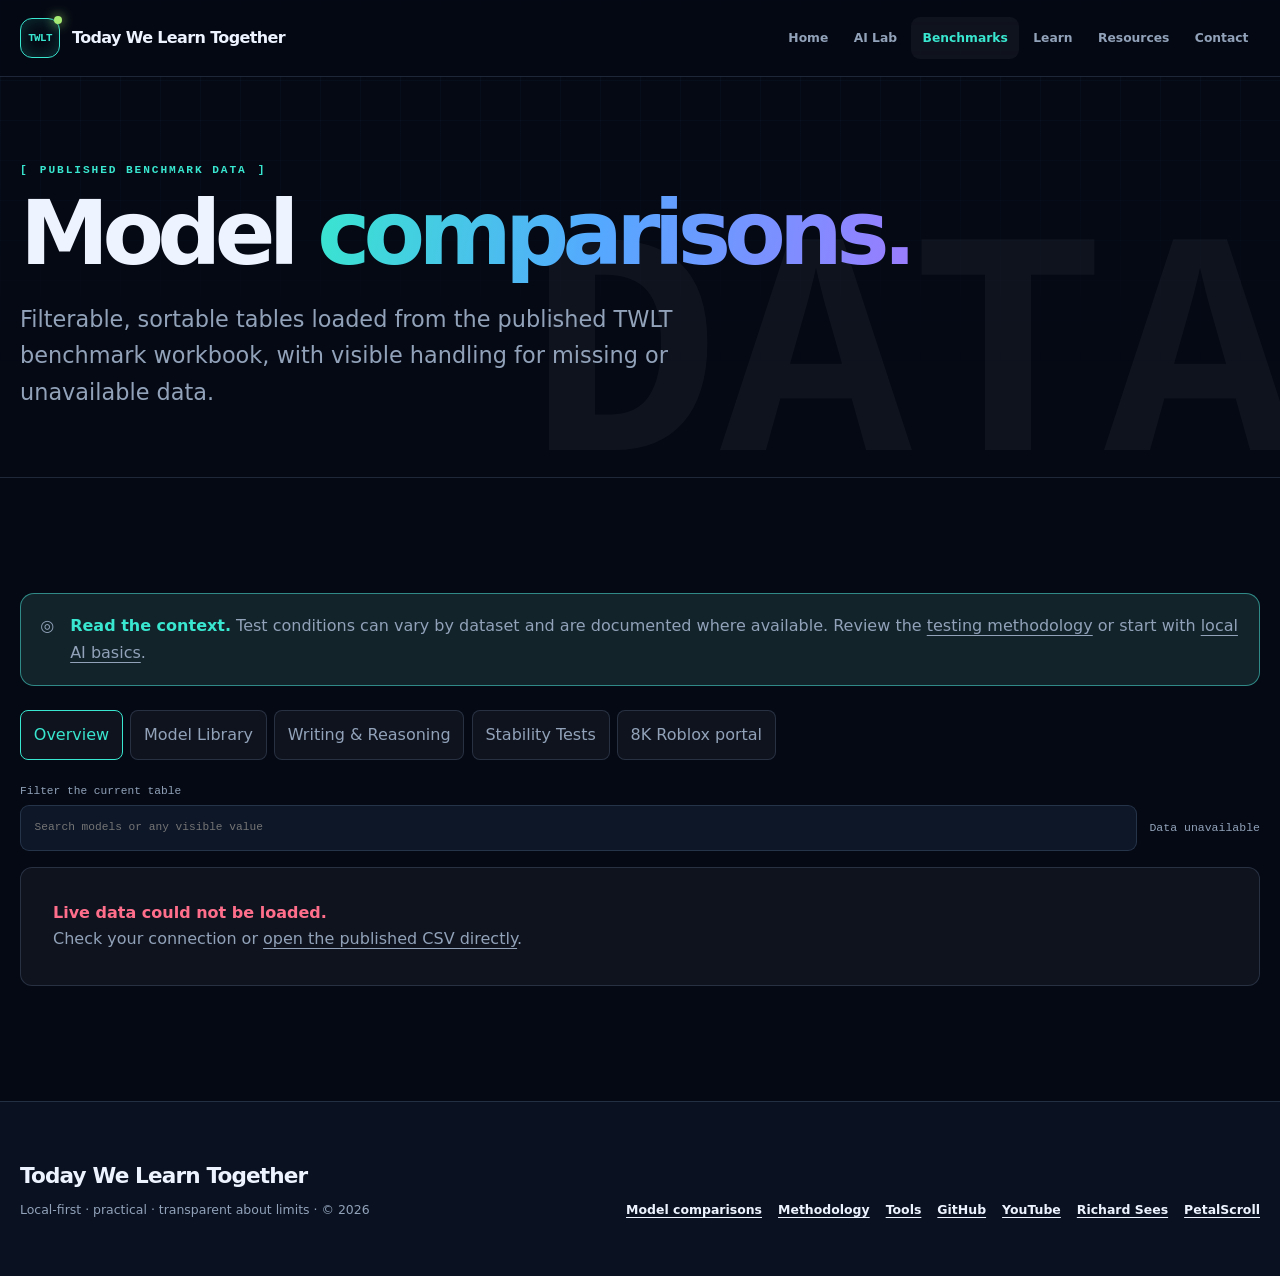
<file: ai-lab/model-comparisons.html>
<!doctype html>
<html lang="en"><head><meta charset="utf-8"><meta name="viewport" content="width=device-width, initial-scale=1"><meta name="description" content="Live local AI benchmark data and model comparisons from TWLT.">
    <!-- SOCIAL-METADATA:START -->
    <link rel="canonical" href="https://twlt-today-we-learn-together.github.io/mainsite/ai-lab/model-comparisons.html">
    <meta property="og:title" content="Model Comparisons — TWLT AI Lab">
    <meta property="og:description" content="Live local AI benchmark data and model comparisons from TWLT.">
    <meta property="og:type" content="website">
    <meta property="og:url" content="https://twlt-today-we-learn-together.github.io/mainsite/ai-lab/model-comparisons.html">
    <meta property="og:image" content="https://twlt-today-we-learn-together.github.io/mainsite/assets/share-card.webp">
    <meta property="og:image:width" content="1200">
    <meta property="og:image:height" content="630">
    <meta property="og:image:alt" content="Today We Learn Together — practical local AI on real consumer hardware">
    <meta name="twitter:card" content="summary_large_image">
    <meta name="twitter:title" content="Model Comparisons — TWLT AI Lab">
    <meta name="twitter:description" content="Live local AI benchmark data and model comparisons from TWLT.">
    <meta name="twitter:image" content="https://twlt-today-we-learn-together.github.io/mainsite/assets/share-card.webp">
    <meta name="twitter:image:alt" content="Today We Learn Together — practical local AI on real consumer hardware">
    <!-- SOCIAL-METADATA:END --><title>Model Comparisons — TWLT AI Lab</title><link rel="icon" href="../favicon.ico"><link rel="stylesheet" href="../css/site.css"></head><body data-page="benchmarks" data-root=".."><a class="skip-link" href="#main">Skip to content</a><!-- STATIC-SHELL:HEADER:START -->
    <header class="site-header">
        <nav class="shell nav" aria-label="Primary navigation">
            <a class="brand" href="../index.html" aria-label="Today We Learn Together home"><span class="brand-mark" aria-hidden="true">TWLT</span><span>Today We Learn Together</span></a>
            <button class="nav-toggle" type="button" aria-expanded="false" aria-controls="site-nav" aria-label="Open navigation">
                <span></span><span></span><span></span>
            </button>
            <ul class="nav-links" id="site-nav"><li><a href="../index.html">Home</a></li><li><a href="../ai-lab.html">AI Lab</a></li><li><a href="../ai-lab/model-comparisons.html" aria-current="page">Benchmarks</a></li><li><a href="../ai-lab/local-ai-basics.html">Learn</a></li><li><a href="../resources/yt-walkthroughs.html">Resources</a></li><li><a href="../contact.html">Contact</a></li></ul>
        </nav>
    </header>
    <!-- STATIC-SHELL:HEADER:END --><main id="main"><section class="page-hero compact-hero" data-code="DATA"><div class="shell reveal"><p class="kicker">Published benchmark data</p><h1 class="display">Model <span class="gradient-text">comparisons.</span></h1><p class="lede">Filterable, sortable tables loaded from the published TWLT benchmark workbook, with visible handling for missing or unavailable data.</p></div></section><section class="section"><div class="shell"><div class="notice reveal"><span aria-hidden="true">◎</span><div><strong>Read the context.</strong> Test conditions can vary by dataset and are documented where available. Review the <a href="testing-methodology.html">testing methodology</a> or start with <a href="local-ai-basics.html">local AI basics</a>.</div></div><div class="tabs" data-benchmark-tabs role="tablist" aria-label="Benchmark datasets"></div><div class="benchmark-controls"><label class="filter-field" for="benchmark-filter">Filter the current table<input id="benchmark-filter" type="search" placeholder="Search models or any visible value" autocomplete="off" disabled></label><span class="results-count" data-results-count aria-live="polite"></span></div><div data-benchmark-output aria-live="polite"></div></div></section></main><!-- STATIC-SHELL:FOOTER:START -->
    <footer class="site-footer">
        <div class="shell footer-grid">
            <div><div class="footer-brand">Today We Learn Together</div><p class="footer-copy">Local-first · practical · transparent about limits · © 2026</p></div>
            <div class="footer-links"><a href="../ai-lab/model-comparisons.html">Model comparisons</a><a href="../ai-lab/testing-methodology.html">Methodology</a><a href="../ai-lab/tools.html">Tools</a><a href="https://github.com/twlt-today-we-learn-together" target="_blank" rel="noopener">GitHub</a><a href="https://www.youtube.com/@TWLT-LocalAIEdition" target="_blank" rel="noopener">YouTube</a><a href="https://richard-sees.github.io/mainsite/" target="_blank" rel="noopener">Richard Sees</a><a href="https://petalscroll-studios.github.io/mainsite/" target="_blank" rel="noopener">PetalScroll</a></div>
        </div>
    </footer>
    <!-- STATIC-SHELL:FOOTER:END --><script src="../js/site.js"></script><script src="../js/benchmarks.js"></script></body></html>
</file>
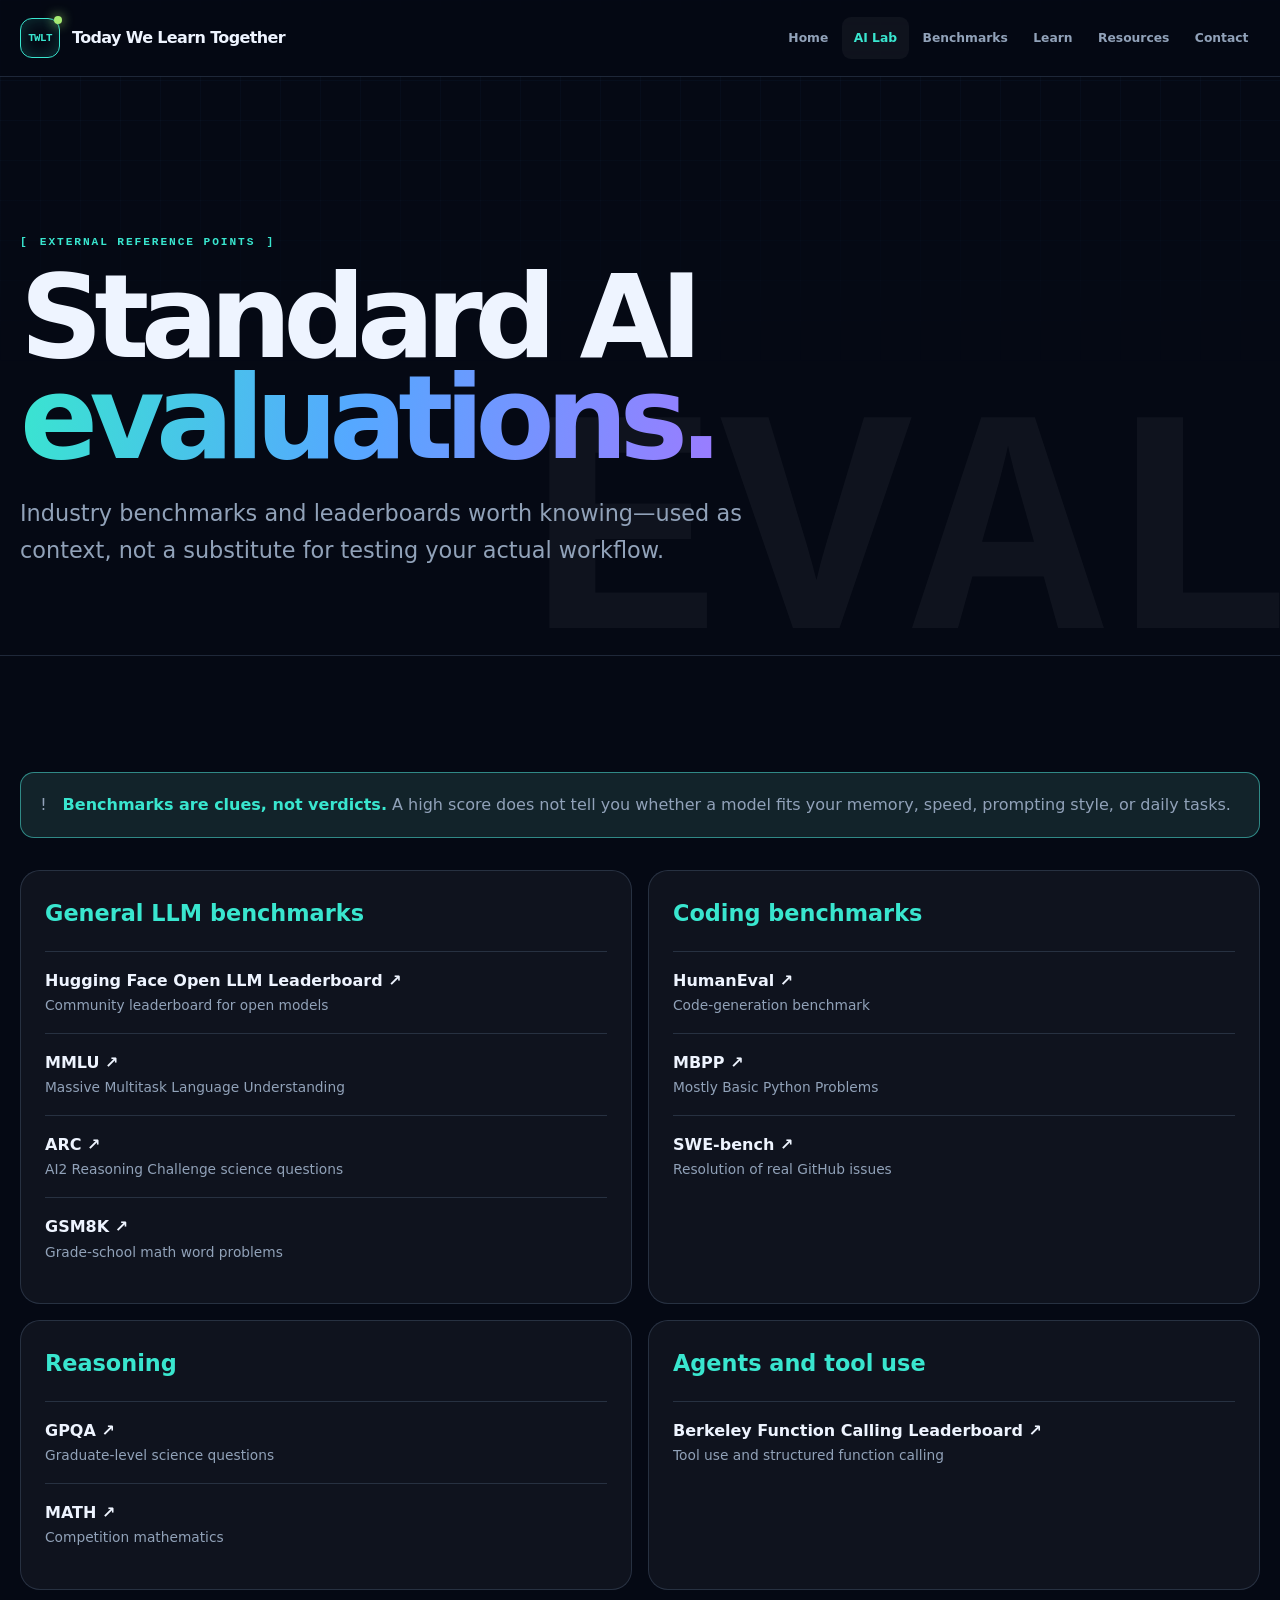
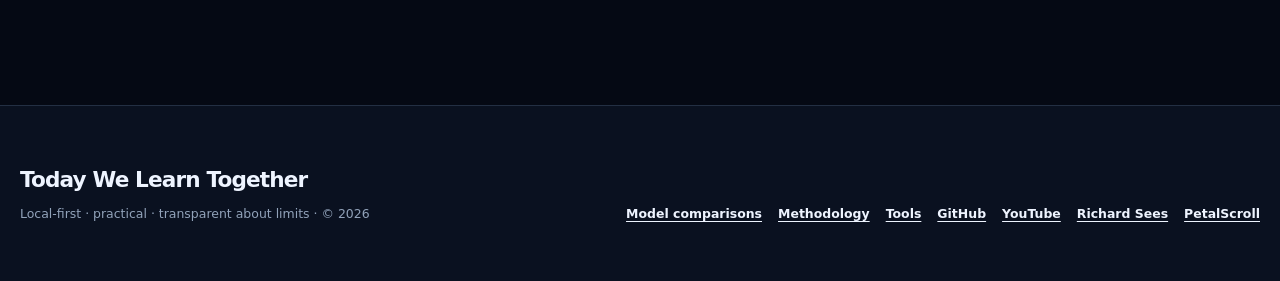
<file: ai-lab/standard-ai-evals.html>
<!doctype html>
<html lang="en"><head><meta charset="utf-8"><meta name="viewport" content="width=device-width, initial-scale=1"><meta name="description" content="A practical directory of standard AI evaluations and model leaderboards.">
    <!-- SOCIAL-METADATA:START -->
    <link rel="canonical" href="https://twlt-today-we-learn-together.github.io/mainsite/ai-lab/standard-ai-evals.html">
    <meta property="og:title" content="Standard AI Evals — TWLT AI Lab">
    <meta property="og:description" content="A practical directory of standard AI evaluations and model leaderboards.">
    <meta property="og:type" content="article">
    <meta property="og:url" content="https://twlt-today-we-learn-together.github.io/mainsite/ai-lab/standard-ai-evals.html">
    <meta property="og:image" content="https://twlt-today-we-learn-together.github.io/mainsite/assets/share-card.webp">
    <meta property="og:image:width" content="1200">
    <meta property="og:image:height" content="630">
    <meta property="og:image:alt" content="Today We Learn Together — practical local AI on real consumer hardware">
    <meta name="twitter:card" content="summary_large_image">
    <meta name="twitter:title" content="Standard AI Evals — TWLT AI Lab">
    <meta name="twitter:description" content="A practical directory of standard AI evaluations and model leaderboards.">
    <meta name="twitter:image" content="https://twlt-today-we-learn-together.github.io/mainsite/assets/share-card.webp">
    <meta name="twitter:image:alt" content="Today We Learn Together — practical local AI on real consumer hardware">
    <!-- SOCIAL-METADATA:END --><title>Standard AI Evals — TWLT AI Lab</title><link rel="icon" href="../favicon.ico"><link rel="stylesheet" href="../css/site.css"></head><body data-page="lab" data-root=".."><a class="skip-link" href="#main">Skip to content</a><!-- STATIC-SHELL:HEADER:START -->
    <header class="site-header">
        <nav class="shell nav" aria-label="Primary navigation">
            <a class="brand" href="../index.html" aria-label="Today We Learn Together home"><span class="brand-mark" aria-hidden="true">TWLT</span><span>Today We Learn Together</span></a>
            <button class="nav-toggle" type="button" aria-expanded="false" aria-controls="site-nav" aria-label="Open navigation">
                <span></span><span></span><span></span>
            </button>
            <ul class="nav-links" id="site-nav"><li><a href="../index.html">Home</a></li><li><a href="../ai-lab.html" aria-current="page">AI Lab</a></li><li><a href="../ai-lab/model-comparisons.html">Benchmarks</a></li><li><a href="../ai-lab/local-ai-basics.html">Learn</a></li><li><a href="../resources/yt-walkthroughs.html">Resources</a></li><li><a href="../contact.html">Contact</a></li></ul>
        </nav>
    </header>
    <!-- STATIC-SHELL:HEADER:END --><main id="main">
<section class="page-hero" data-code="EVAL"><div class="shell reveal"><p class="kicker">External reference points</p><h1 class="display">Standard AI<br><span class="gradient-text">evaluations.</span></h1><p class="lede">Industry benchmarks and leaderboards worth knowing—used as context, not a substitute for testing your actual workflow.</p></div></section>
<section class="section"><div class="shell"><div class="notice reveal" style="margin-bottom:2rem"><span>!</span><div><strong>Benchmarks are clues, not verdicts.</strong> A high score does not tell you whether a model fits your memory, speed, prompting style, or daily tasks.</div></div><div class="eval-groups">
<article class="eval-group reveal"><h2>General LLM benchmarks</h2><ul class="link-list"><li><a href="https://huggingface.co/spaces/open-llm-leaderboard/open_llm_leaderboard" target="_blank" rel="noopener"><strong>Hugging Face Open LLM Leaderboard ↗</strong><span>Community leaderboard for open models</span></a></li><li><a href="https://github.com/hendrycks/test" target="_blank" rel="noopener"><strong>MMLU ↗</strong><span>Massive Multitask Language Understanding</span></a></li><li><a href="https://arxiv.org/abs/2103.03874" target="_blank" rel="noopener"><strong>ARC ↗</strong><span>AI2 Reasoning Challenge science questions</span></a></li><li><a href="https://github.com/openai/grade-school-math" target="_blank" rel="noopener"><strong>GSM8K ↗</strong><span>Grade-school math word problems</span></a></li></ul></article>
<article class="eval-group reveal"><h2>Coding benchmarks</h2><ul class="link-list"><li><a href="https://github.com/openai/human-eval" target="_blank" rel="noopener"><strong>HumanEval ↗</strong><span>Code-generation benchmark</span></a></li><li><a href="https://github.com/google-research/google-research/tree/master/mbpp" target="_blank" rel="noopener"><strong>MBPP ↗</strong><span>Mostly Basic Python Problems</span></a></li><li><a href="https://www.swebench.com/" target="_blank" rel="noopener"><strong>SWE-bench ↗</strong><span>Resolution of real GitHub issues</span></a></li></ul></article>
<article class="eval-group reveal"><h2>Reasoning</h2><ul class="link-list"><li><a href="https://github.com/idavidrein/gpqa" target="_blank" rel="noopener"><strong>GPQA ↗</strong><span>Graduate-level science questions</span></a></li><li><a href="https://github.com/hendrycks/math" target="_blank" rel="noopener"><strong>MATH ↗</strong><span>Competition mathematics</span></a></li></ul></article>
<article class="eval-group reveal"><h2>Agents and tool use</h2><ul class="link-list"><li><a href="https://gorilla.cs.berkeley.edu/leaderboard.html" target="_blank" rel="noopener"><strong>Berkeley Function Calling Leaderboard ↗</strong><span>Tool use and structured function calling</span></a></li></ul></article>
</div></div></section></main><!-- STATIC-SHELL:FOOTER:START -->
    <footer class="site-footer">
        <div class="shell footer-grid">
            <div><div class="footer-brand">Today We Learn Together</div><p class="footer-copy">Local-first · practical · transparent about limits · © 2026</p></div>
            <div class="footer-links"><a href="../ai-lab/model-comparisons.html">Model comparisons</a><a href="../ai-lab/testing-methodology.html">Methodology</a><a href="../ai-lab/tools.html">Tools</a><a href="https://github.com/twlt-today-we-learn-together" target="_blank" rel="noopener">GitHub</a><a href="https://www.youtube.com/@TWLT-LocalAIEdition" target="_blank" rel="noopener">YouTube</a><a href="https://richard-sees.github.io/mainsite/" target="_blank" rel="noopener">Richard Sees</a><a href="https://petalscroll-studios.github.io/mainsite/" target="_blank" rel="noopener">PetalScroll</a></div>
        </div>
    </footer>
    <!-- STATIC-SHELL:FOOTER:END --><script src="../js/site.js"></script></body></html>
</file>
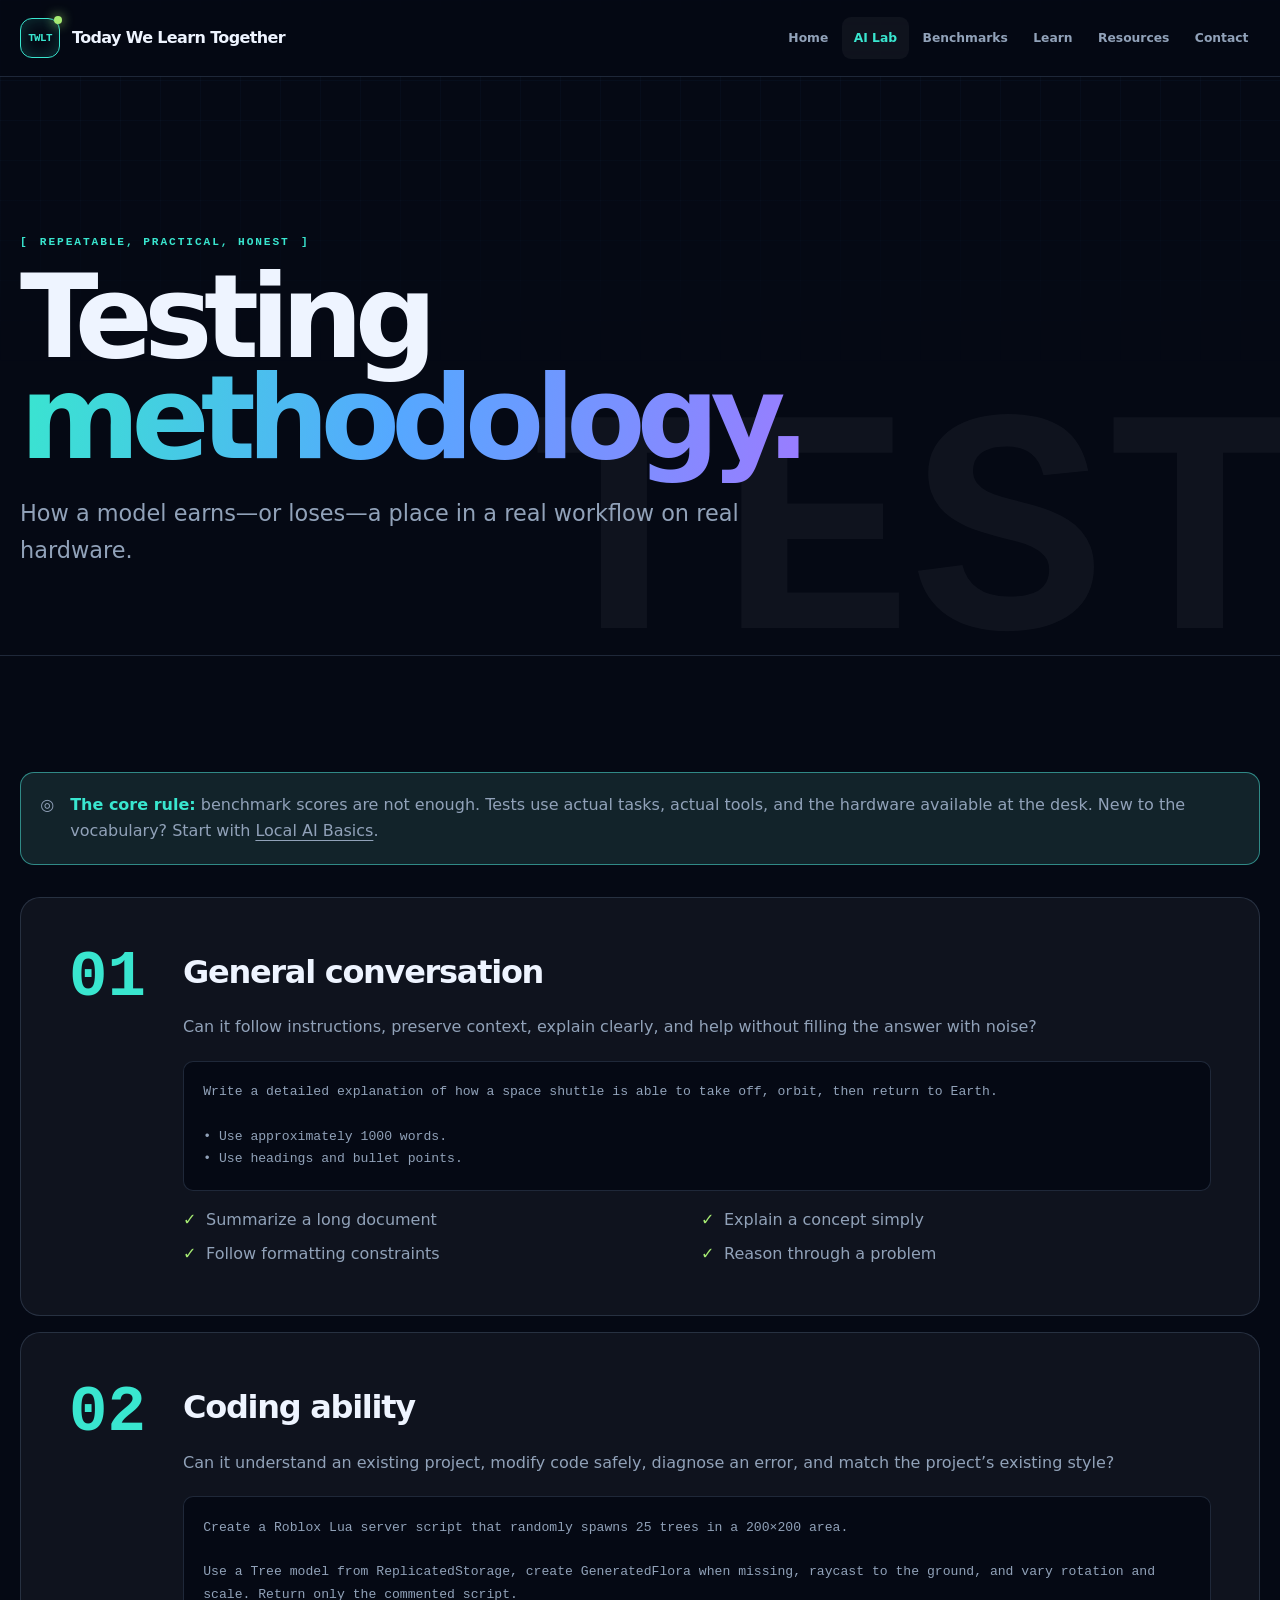
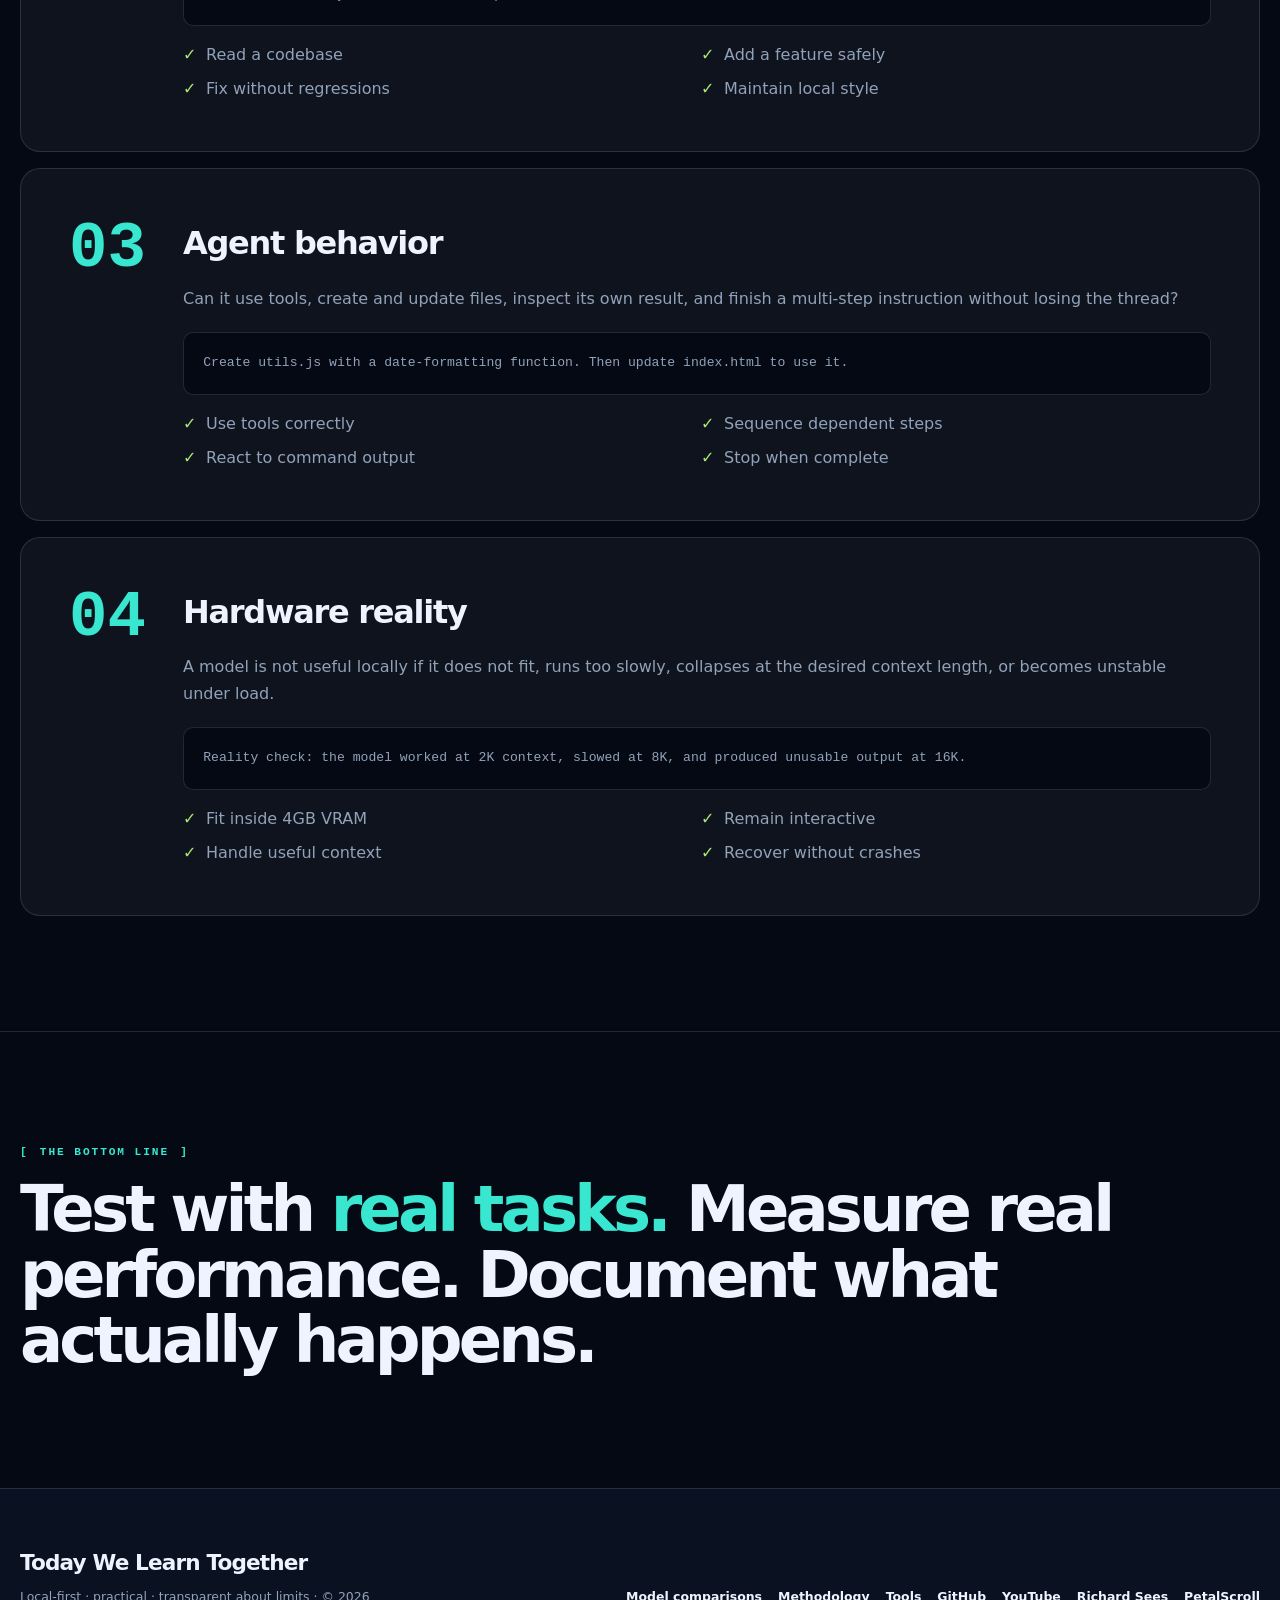
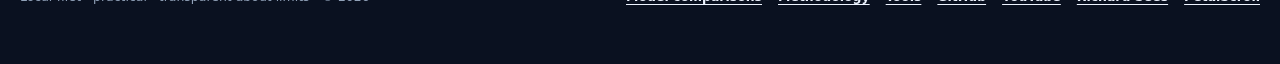
<file: ai-lab/testing-methodology.html>
<!doctype html>
<html lang="en"><head><meta charset="utf-8"><meta name="viewport" content="width=device-width, initial-scale=1"><meta name="description" content="How TWLT evaluates local AI models for conversation, coding, agents, and hardware fit.">
    <!-- SOCIAL-METADATA:START -->
    <link rel="canonical" href="https://twlt-today-we-learn-together.github.io/mainsite/ai-lab/testing-methodology.html">
    <meta property="og:title" content="Testing Methodology — TWLT AI Lab">
    <meta property="og:description" content="How TWLT evaluates local AI models for conversation, coding, agents, and hardware fit.">
    <meta property="og:type" content="article">
    <meta property="og:url" content="https://twlt-today-we-learn-together.github.io/mainsite/ai-lab/testing-methodology.html">
    <meta property="og:image" content="https://twlt-today-we-learn-together.github.io/mainsite/assets/share-card.webp">
    <meta property="og:image:width" content="1200">
    <meta property="og:image:height" content="630">
    <meta property="og:image:alt" content="Today We Learn Together — practical local AI on real consumer hardware">
    <meta name="twitter:card" content="summary_large_image">
    <meta name="twitter:title" content="Testing Methodology — TWLT AI Lab">
    <meta name="twitter:description" content="How TWLT evaluates local AI models for conversation, coding, agents, and hardware fit.">
    <meta name="twitter:image" content="https://twlt-today-we-learn-together.github.io/mainsite/assets/share-card.webp">
    <meta name="twitter:image:alt" content="Today We Learn Together — practical local AI on real consumer hardware">
    <!-- SOCIAL-METADATA:END --><title>Testing Methodology — TWLT AI Lab</title><link rel="icon" href="../favicon.ico"><link rel="stylesheet" href="../css/site.css"></head><body data-page="lab" data-root=".."><a class="skip-link" href="#main">Skip to content</a><!-- STATIC-SHELL:HEADER:START -->
    <header class="site-header">
        <nav class="shell nav" aria-label="Primary navigation">
            <a class="brand" href="../index.html" aria-label="Today We Learn Together home"><span class="brand-mark" aria-hidden="true">TWLT</span><span>Today We Learn Together</span></a>
            <button class="nav-toggle" type="button" aria-expanded="false" aria-controls="site-nav" aria-label="Open navigation">
                <span></span><span></span><span></span>
            </button>
            <ul class="nav-links" id="site-nav"><li><a href="../index.html">Home</a></li><li><a href="../ai-lab.html" aria-current="page">AI Lab</a></li><li><a href="../ai-lab/model-comparisons.html">Benchmarks</a></li><li><a href="../ai-lab/local-ai-basics.html">Learn</a></li><li><a href="../resources/yt-walkthroughs.html">Resources</a></li><li><a href="../contact.html">Contact</a></li></ul>
        </nav>
    </header>
    <!-- STATIC-SHELL:HEADER:END --><main id="main">
<section class="page-hero" data-code="TEST"><div class="shell reveal"><p class="kicker">Repeatable, practical, honest</p><h1 class="display">Testing<br><span class="gradient-text">methodology.</span></h1><p class="lede">How a model earns—or loses—a place in a real workflow on real hardware.</p></div></section>
<section class="section"><div class="shell"><div class="notice reveal" style="margin-bottom:2rem"><span>◎</span><div><strong>The core rule:</strong> benchmark scores are not enough. Tests use actual tasks, actual tools, and the hardware available at the desk. New to the vocabulary? Start with <a href="local-ai-basics.html">Local AI Basics</a>.</div></div><div class="method-list">
<article class="method-step reveal"><div><h2>General conversation</h2><p>Can it follow instructions, preserve context, explain clearly, and help without filling the answer with noise?</p><pre class="prompt-example">Write a detailed explanation of how a space shuttle is able to take off, orbit, then return to Earth.

• Use approximately 1000 words.
• Use headings and bullet points.</pre><ul class="check-list"><li>Summarize a long document</li><li>Explain a concept simply</li><li>Follow formatting constraints</li><li>Reason through a problem</li></ul></div></article>
<article class="method-step reveal"><div><h2>Coding ability</h2><p>Can it understand an existing project, modify code safely, diagnose an error, and match the project’s existing style?</p><pre class="prompt-example">Create a Roblox Lua server script that randomly spawns 25 trees in a 200×200 area.

Use a Tree model from ReplicatedStorage, create GeneratedFlora when missing, raycast to the ground, and vary rotation and scale. Return only the commented script.</pre><ul class="check-list"><li>Read a codebase</li><li>Add a feature safely</li><li>Fix without regressions</li><li>Maintain local style</li></ul></div></article>
<article class="method-step reveal"><div><h2>Agent behavior</h2><p>Can it use tools, create and update files, inspect its own result, and finish a multi-step instruction without losing the thread?</p><pre class="prompt-example">Create utils.js with a date-formatting function. Then update index.html to use it.</pre><ul class="check-list"><li>Use tools correctly</li><li>Sequence dependent steps</li><li>React to command output</li><li>Stop when complete</li></ul></div></article>
<article class="method-step reveal"><div><h2>Hardware reality</h2><p>A model is not useful locally if it does not fit, runs too slowly, collapses at the desired context length, or becomes unstable under load.</p><pre class="prompt-example">Reality check: the model worked at 2K context, slowed at 8K, and produced unusable output at 16K.</pre><ul class="check-list"><li>Fit inside 4GB VRAM</li><li>Remain interactive</li><li>Handle useful context</li><li>Recover without crashes</li></ul></div></article>
</div></div></section>
<section class="section"><div class="shell reveal"><p class="kicker">The bottom line</p><blockquote class="quote">Test with <em>real tasks.</em> Measure real performance. Document what actually happens.</blockquote></div></section>
</main><!-- STATIC-SHELL:FOOTER:START -->
    <footer class="site-footer">
        <div class="shell footer-grid">
            <div><div class="footer-brand">Today We Learn Together</div><p class="footer-copy">Local-first · practical · transparent about limits · © 2026</p></div>
            <div class="footer-links"><a href="../ai-lab/model-comparisons.html">Model comparisons</a><a href="../ai-lab/testing-methodology.html">Methodology</a><a href="../ai-lab/tools.html">Tools</a><a href="https://github.com/twlt-today-we-learn-together" target="_blank" rel="noopener">GitHub</a><a href="https://www.youtube.com/@TWLT-LocalAIEdition" target="_blank" rel="noopener">YouTube</a><a href="https://richard-sees.github.io/mainsite/" target="_blank" rel="noopener">Richard Sees</a><a href="https://petalscroll-studios.github.io/mainsite/" target="_blank" rel="noopener">PetalScroll</a></div>
        </div>
    </footer>
    <!-- STATIC-SHELL:FOOTER:END --><script src="../js/site.js"></script></body></html>
</file>
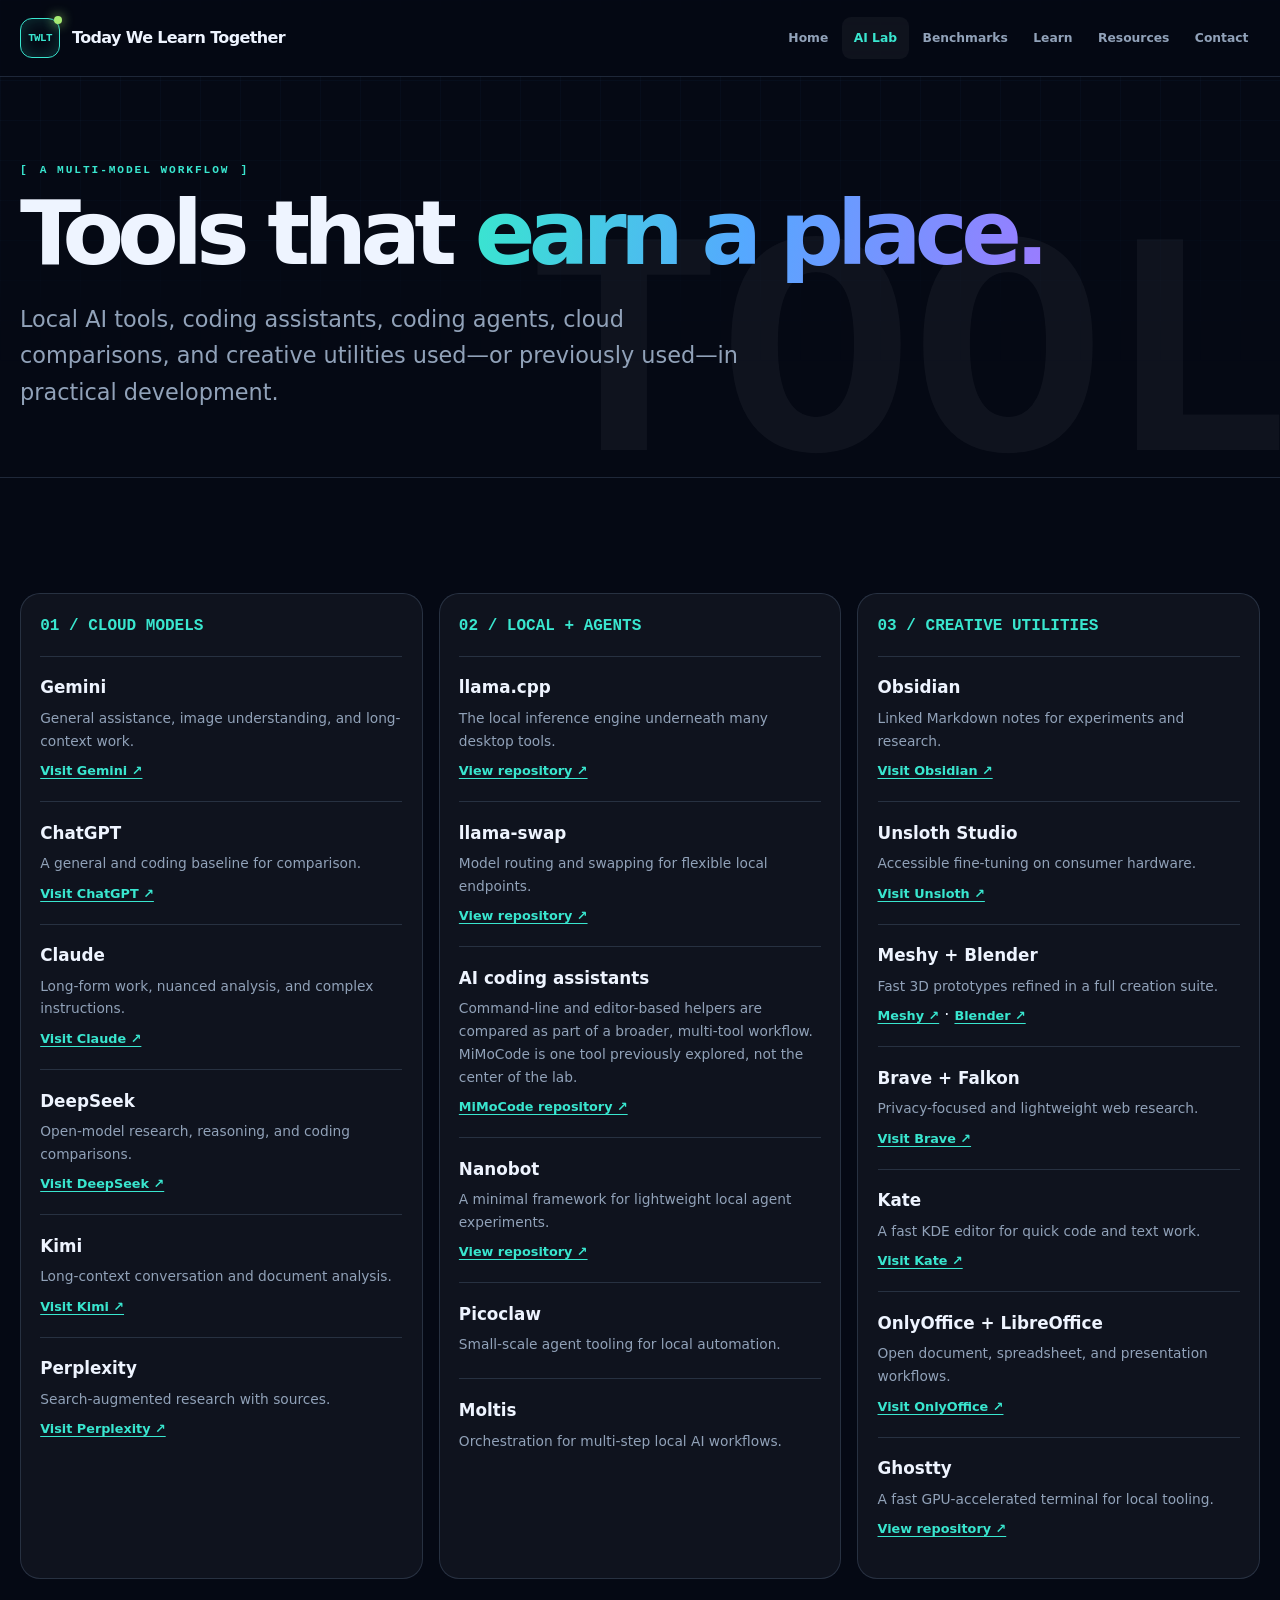
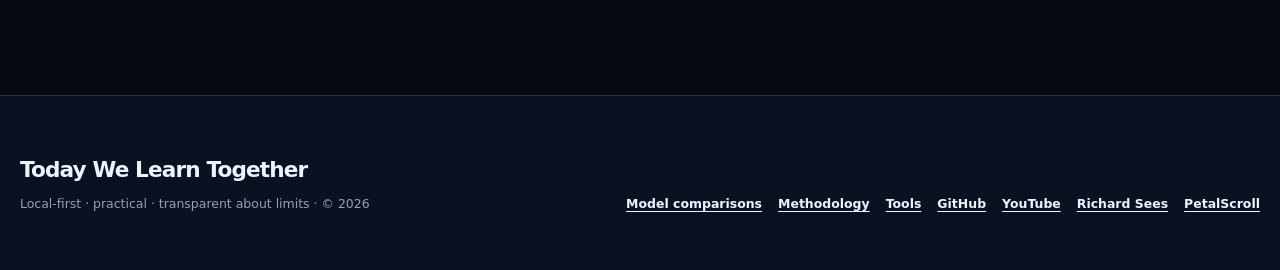
<file: ai-lab/tools.html>
<!doctype html>
<html lang="en"><head><meta charset="utf-8"><meta name="viewport" content="width=device-width, initial-scale=1"><meta name="description" content="Local AI, cloud model, agent, and creative tools used in the TWLT workflow.">
    <!-- SOCIAL-METADATA:START -->
    <link rel="canonical" href="https://twlt-today-we-learn-together.github.io/mainsite/ai-lab/tools.html">
    <meta property="og:title" content="Tools — TWLT AI Lab">
    <meta property="og:description" content="Local AI, cloud model, agent, and creative tools used in the TWLT workflow.">
    <meta property="og:type" content="article">
    <meta property="og:url" content="https://twlt-today-we-learn-together.github.io/mainsite/ai-lab/tools.html">
    <meta property="og:image" content="https://twlt-today-we-learn-together.github.io/mainsite/assets/share-card.webp">
    <meta property="og:image:width" content="1200">
    <meta property="og:image:height" content="630">
    <meta property="og:image:alt" content="Today We Learn Together — practical local AI on real consumer hardware">
    <meta name="twitter:card" content="summary_large_image">
    <meta name="twitter:title" content="Tools — TWLT AI Lab">
    <meta name="twitter:description" content="Local AI, cloud model, agent, and creative tools used in the TWLT workflow.">
    <meta name="twitter:image" content="https://twlt-today-we-learn-together.github.io/mainsite/assets/share-card.webp">
    <meta name="twitter:image:alt" content="Today We Learn Together — practical local AI on real consumer hardware">
    <!-- SOCIAL-METADATA:END --><title>Tools — TWLT AI Lab</title><link rel="icon" href="../favicon.ico"><link rel="stylesheet" href="../css/site.css"></head><body data-page="lab" data-root=".."><a class="skip-link" href="#main">Skip to content</a><!-- STATIC-SHELL:HEADER:START -->
    <header class="site-header">
        <nav class="shell nav" aria-label="Primary navigation">
            <a class="brand" href="../index.html" aria-label="Today We Learn Together home"><span class="brand-mark" aria-hidden="true">TWLT</span><span>Today We Learn Together</span></a>
            <button class="nav-toggle" type="button" aria-expanded="false" aria-controls="site-nav" aria-label="Open navigation">
                <span></span><span></span><span></span>
            </button>
            <ul class="nav-links" id="site-nav"><li><a href="../index.html">Home</a></li><li><a href="../ai-lab.html" aria-current="page">AI Lab</a></li><li><a href="../ai-lab/model-comparisons.html">Benchmarks</a></li><li><a href="../ai-lab/local-ai-basics.html">Learn</a></li><li><a href="../resources/yt-walkthroughs.html">Resources</a></li><li><a href="../contact.html">Contact</a></li></ul>
        </nav>
    </header>
    <!-- STATIC-SHELL:HEADER:END --><main id="main">
<section class="page-hero compact-hero" data-code="TOOL"><div class="shell reveal"><p class="kicker">A multi-model workflow</p><h1 class="display">Tools that <span class="gradient-text">earn a place.</span></h1><p class="lede">Local AI tools, coding assistants, coding agents, cloud comparisons, and creative utilities used—or previously used—in practical development.</p></div></section>
<section class="section"><div class="shell tool-columns">
<section class="tool-column reveal"><h2>01 / Cloud models</h2><article class="tool"><h3>Gemini</h3><p>General assistance, image understanding, and long-context work.</p><a href="https://gemini.google.com/" target="_blank" rel="noopener">Visit Gemini ↗</a></article><article class="tool"><h3>ChatGPT</h3><p>A general and coding baseline for comparison.</p><a href="https://chatgpt.com/" target="_blank" rel="noopener">Visit ChatGPT ↗</a></article><article class="tool"><h3>Claude</h3><p>Long-form work, nuanced analysis, and complex instructions.</p><a href="https://claude.ai/" target="_blank" rel="noopener">Visit Claude ↗</a></article><article class="tool"><h3>DeepSeek</h3><p>Open-model research, reasoning, and coding comparisons.</p><a href="https://chat.deepseek.com/" target="_blank" rel="noopener">Visit DeepSeek ↗</a></article><article class="tool"><h3>Kimi</h3><p>Long-context conversation and document analysis.</p><a href="https://kimi.moonshot.cn/" target="_blank" rel="noopener">Visit Kimi ↗</a></article><article class="tool"><h3>Perplexity</h3><p>Search-augmented research with sources.</p><a href="https://www.perplexity.ai/" target="_blank" rel="noopener">Visit Perplexity ↗</a></article></section>
<section class="tool-column reveal"><h2>02 / Local + agents</h2><article class="tool"><h3>llama.cpp</h3><p>The local inference engine underneath many desktop tools.</p><a href="https://github.com/ggerganov/llama.cpp" target="_blank" rel="noopener">View repository ↗</a></article><article class="tool"><h3>llama-swap</h3><p>Model routing and swapping for flexible local endpoints.</p><a href="https://github.com/mostlygeek/llama-swap" target="_blank" rel="noopener">View repository ↗</a></article><article class="tool"><h3>AI coding assistants</h3><p>Command-line and editor-based helpers are compared as part of a broader, multi-tool workflow. MiMoCode is one tool previously explored, not the center of the lab.</p><a href="https://github.com/XiaomiMiMo/MiMo-Code" target="_blank" rel="noopener">MiMoCode repository ↗</a></article><article class="tool"><h3>Nanobot</h3><p>A minimal framework for lightweight local agent experiments.</p><a href="https://github.com/HKUDS/nanobot" target="_blank" rel="noopener">View repository ↗</a></article><article class="tool"><h3>Picoclaw</h3><p>Small-scale agent tooling for local automation.</p></article><article class="tool"><h3>Moltis</h3><p>Orchestration for multi-step local AI workflows.</p></article></section>
<section class="tool-column reveal"><h2>03 / Creative utilities</h2><article class="tool"><h3>Obsidian</h3><p>Linked Markdown notes for experiments and research.</p><a href="https://obsidian.md/" target="_blank" rel="noopener">Visit Obsidian ↗</a></article><article class="tool"><h3>Unsloth Studio</h3><p>Accessible fine-tuning on consumer hardware.</p><a href="https://unsloth.ai/" target="_blank" rel="noopener">Visit Unsloth ↗</a></article><article class="tool"><h3>Meshy + Blender</h3><p>Fast 3D prototypes refined in a full creation suite.</p><a href="https://www.meshy.ai/" target="_blank" rel="noopener">Meshy ↗</a> · <a href="https://www.blender.org/" target="_blank" rel="noopener">Blender ↗</a></article><article class="tool"><h3>Brave + Falkon</h3><p>Privacy-focused and lightweight web research.</p><a href="https://brave.com/" target="_blank" rel="noopener">Visit Brave ↗</a></article><article class="tool"><h3>Kate</h3><p>A fast KDE editor for quick code and text work.</p><a href="https://kate-editor.org/" target="_blank" rel="noopener">Visit Kate ↗</a></article><article class="tool"><h3>OnlyOffice + LibreOffice</h3><p>Open document, spreadsheet, and presentation workflows.</p><a href="https://www.onlyoffice.com/" target="_blank" rel="noopener">Visit OnlyOffice ↗</a></article><article class="tool"><h3>Ghostty</h3><p>A fast GPU-accelerated terminal for local tooling.</p><a href="https://github.com/ghostty-org/ghostty" target="_blank" rel="noopener">View repository ↗</a></article></section>
</div></section></main><!-- STATIC-SHELL:FOOTER:START -->
    <footer class="site-footer">
        <div class="shell footer-grid">
            <div><div class="footer-brand">Today We Learn Together</div><p class="footer-copy">Local-first · practical · transparent about limits · © 2026</p></div>
            <div class="footer-links"><a href="../ai-lab/model-comparisons.html">Model comparisons</a><a href="../ai-lab/testing-methodology.html">Methodology</a><a href="../ai-lab/tools.html">Tools</a><a href="https://github.com/twlt-today-we-learn-together" target="_blank" rel="noopener">GitHub</a><a href="https://www.youtube.com/@TWLT-LocalAIEdition" target="_blank" rel="noopener">YouTube</a><a href="https://richard-sees.github.io/mainsite/" target="_blank" rel="noopener">Richard Sees</a><a href="https://petalscroll-studios.github.io/mainsite/" target="_blank" rel="noopener">PetalScroll</a></div>
        </div>
    </footer>
    <!-- STATIC-SHELL:FOOTER:END --><script src="../js/site.js"></script></body></html>
</file>
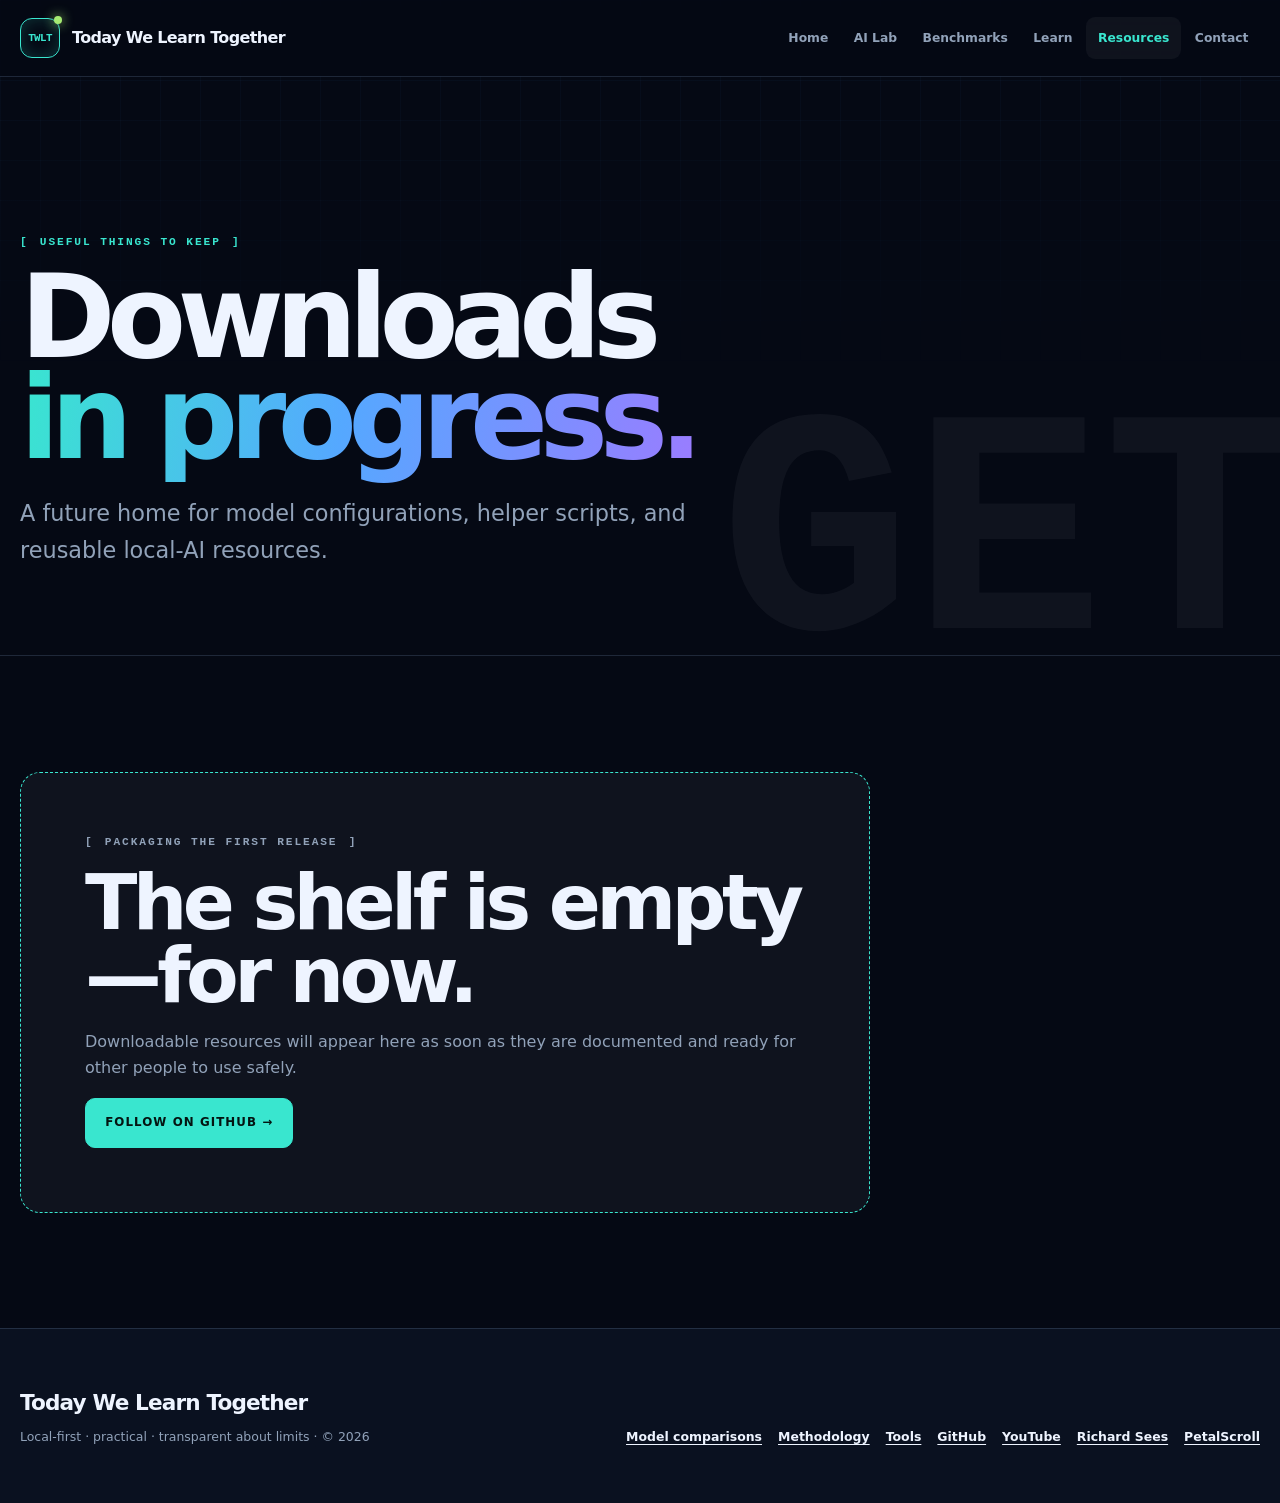
<file: resources/downloads.html>
<!doctype html>
<html lang="en"><head><meta charset="utf-8"><meta name="viewport" content="width=device-width, initial-scale=1"><meta name="description" content="Local AI model configs, scripts, and resources from TWLT.">
    <!-- SOCIAL-METADATA:START -->
    <link rel="canonical" href="https://twlt-today-we-learn-together.github.io/mainsite/resources/downloads.html">
    <meta property="og:title" content="Downloads — TWLT">
    <meta property="og:description" content="Local AI model configs, scripts, and resources from TWLT.">
    <meta property="og:type" content="website">
    <meta property="og:url" content="https://twlt-today-we-learn-together.github.io/mainsite/resources/downloads.html">
    <meta property="og:image" content="https://twlt-today-we-learn-together.github.io/mainsite/assets/share-card.webp">
    <meta property="og:image:width" content="1200">
    <meta property="og:image:height" content="630">
    <meta property="og:image:alt" content="Today We Learn Together — practical local AI on real consumer hardware">
    <meta name="twitter:card" content="summary_large_image">
    <meta name="twitter:title" content="Downloads — TWLT">
    <meta name="twitter:description" content="Local AI model configs, scripts, and resources from TWLT.">
    <meta name="twitter:image" content="https://twlt-today-we-learn-together.github.io/mainsite/assets/share-card.webp">
    <meta name="twitter:image:alt" content="Today We Learn Together — practical local AI on real consumer hardware">
    <!-- SOCIAL-METADATA:END --><title>Downloads — TWLT</title><link rel="icon" href="../favicon.ico"><link rel="stylesheet" href="../css/site.css"></head><body data-page="resources" data-root=".."><a class="skip-link" href="#main">Skip to content</a><!-- STATIC-SHELL:HEADER:START -->
    <header class="site-header">
        <nav class="shell nav" aria-label="Primary navigation">
            <a class="brand" href="../index.html" aria-label="Today We Learn Together home"><span class="brand-mark" aria-hidden="true">TWLT</span><span>Today We Learn Together</span></a>
            <button class="nav-toggle" type="button" aria-expanded="false" aria-controls="site-nav" aria-label="Open navigation">
                <span></span><span></span><span></span>
            </button>
            <ul class="nav-links" id="site-nav"><li><a href="../index.html">Home</a></li><li><a href="../ai-lab.html">AI Lab</a></li><li><a href="../ai-lab/model-comparisons.html">Benchmarks</a></li><li><a href="../ai-lab/local-ai-basics.html">Learn</a></li><li><a href="../resources/yt-walkthroughs.html" aria-current="page">Resources</a></li><li><a href="../contact.html">Contact</a></li></ul>
        </nav>
    </header>
    <!-- STATIC-SHELL:HEADER:END --><main id="main"><section class="page-hero" data-code="GET"><div class="shell reveal"><p class="kicker">Useful things to keep</p><h1 class="display">Downloads<br><span class="gradient-text">in progress.</span></h1><p class="lede">A future home for model configurations, helper scripts, and reusable local-AI resources.</p></div></section><section class="section"><div class="shell"><div class="empty-state reveal"><p class="kicker">Packaging the first release</p><h2>The shelf is empty—for now.</h2><p>Downloadable resources will appear here as soon as they are documented and ready for other people to use safely.</p><a class="button" href="https://github.com/twlt-today-we-learn-together" target="_blank" rel="noopener">Follow on GitHub →</a></div></div></section></main><!-- STATIC-SHELL:FOOTER:START -->
    <footer class="site-footer">
        <div class="shell footer-grid">
            <div><div class="footer-brand">Today We Learn Together</div><p class="footer-copy">Local-first · practical · transparent about limits · © 2026</p></div>
            <div class="footer-links"><a href="../ai-lab/model-comparisons.html">Model comparisons</a><a href="../ai-lab/testing-methodology.html">Methodology</a><a href="../ai-lab/tools.html">Tools</a><a href="https://github.com/twlt-today-we-learn-together" target="_blank" rel="noopener">GitHub</a><a href="https://www.youtube.com/@TWLT-LocalAIEdition" target="_blank" rel="noopener">YouTube</a><a href="https://richard-sees.github.io/mainsite/" target="_blank" rel="noopener">Richard Sees</a><a href="https://petalscroll-studios.github.io/mainsite/" target="_blank" rel="noopener">PetalScroll</a></div>
        </div>
    </footer>
    <!-- STATIC-SHELL:FOOTER:END --><script src="../js/site.js"></script></body></html>
</file>
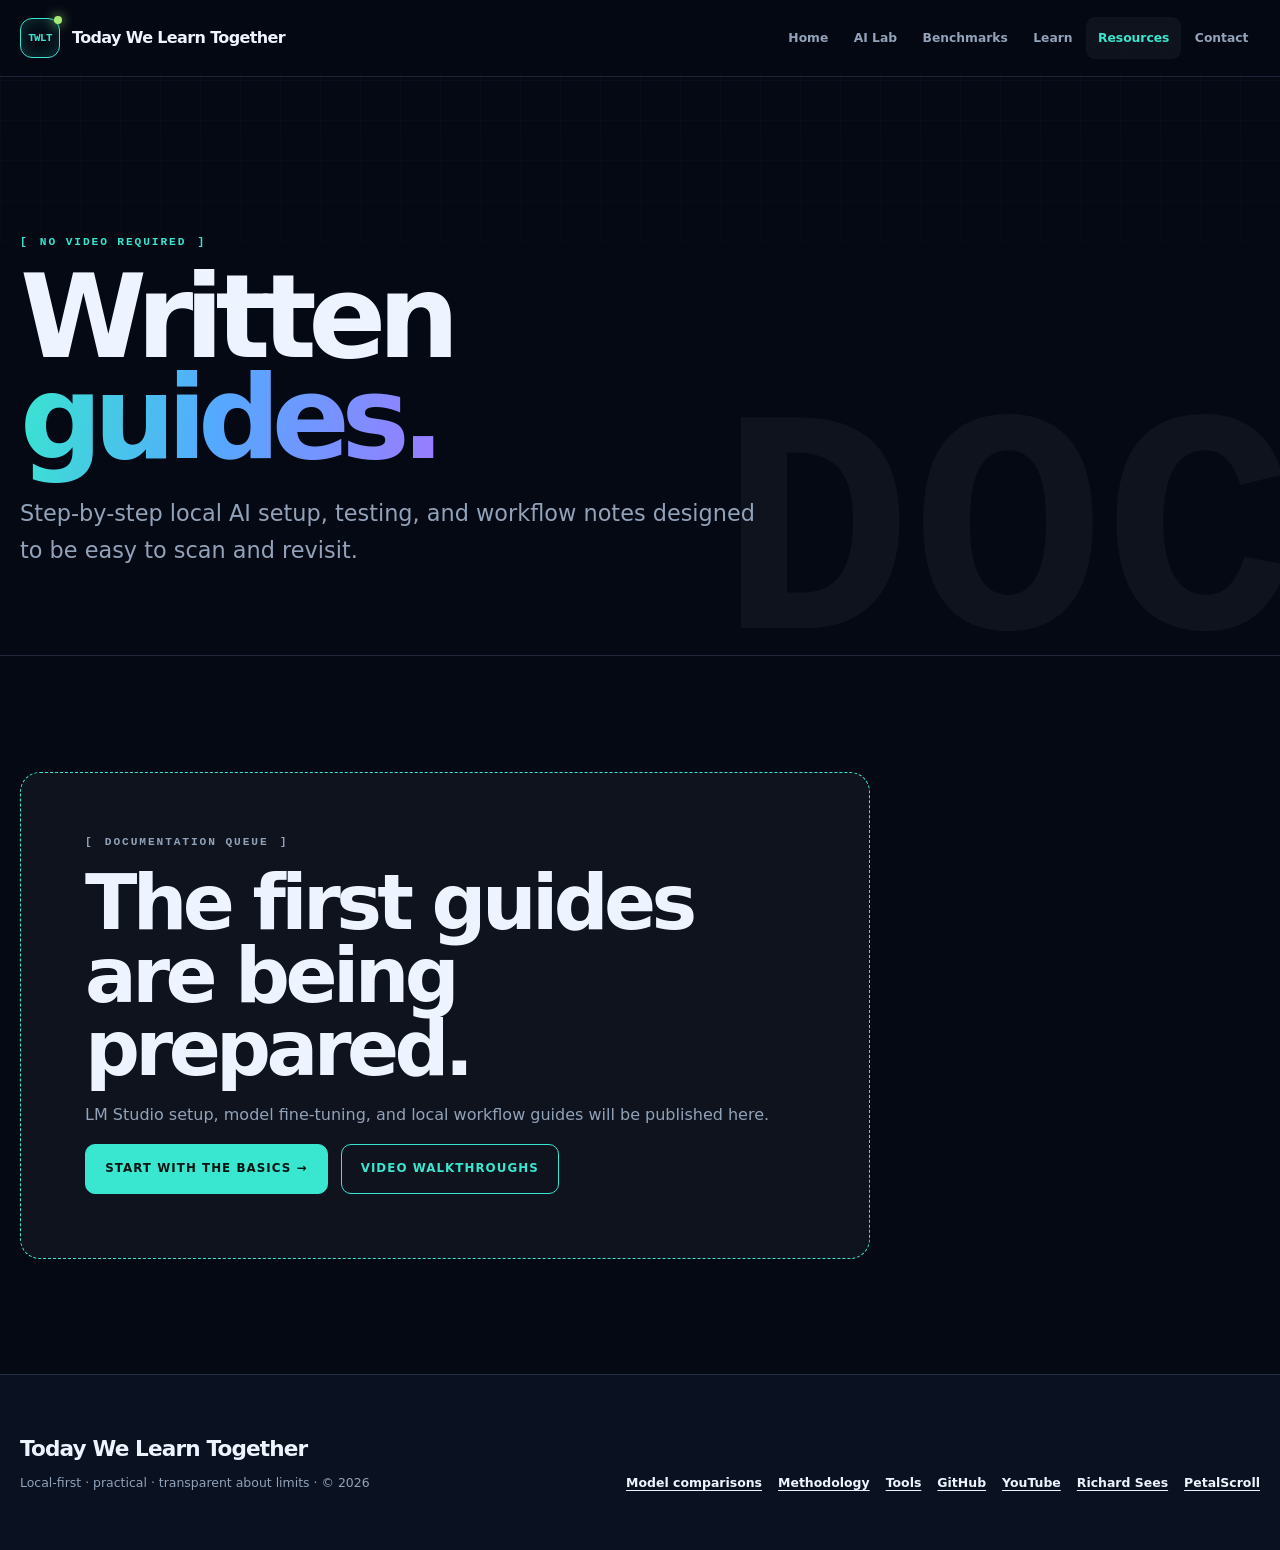
<file: resources/guides.html>
<!doctype html>
<html lang="en"><head><meta charset="utf-8"><meta name="viewport" content="width=device-width, initial-scale=1"><meta name="description" content="Written local AI setup and workflow guides from TWLT.">
    <!-- SOCIAL-METADATA:START -->
    <link rel="canonical" href="https://twlt-today-we-learn-together.github.io/mainsite/resources/guides.html">
    <meta property="og:title" content="Written Guides — TWLT">
    <meta property="og:description" content="Written local AI setup and workflow guides from TWLT.">
    <meta property="og:type" content="website">
    <meta property="og:url" content="https://twlt-today-we-learn-together.github.io/mainsite/resources/guides.html">
    <meta property="og:image" content="https://twlt-today-we-learn-together.github.io/mainsite/assets/share-card.webp">
    <meta property="og:image:width" content="1200">
    <meta property="og:image:height" content="630">
    <meta property="og:image:alt" content="Today We Learn Together — practical local AI on real consumer hardware">
    <meta name="twitter:card" content="summary_large_image">
    <meta name="twitter:title" content="Written Guides — TWLT">
    <meta name="twitter:description" content="Written local AI setup and workflow guides from TWLT.">
    <meta name="twitter:image" content="https://twlt-today-we-learn-together.github.io/mainsite/assets/share-card.webp">
    <meta name="twitter:image:alt" content="Today We Learn Together — practical local AI on real consumer hardware">
    <!-- SOCIAL-METADATA:END --><title>Written Guides — TWLT</title><link rel="icon" href="../favicon.ico"><link rel="stylesheet" href="../css/site.css"></head><body data-page="resources" data-root=".."><a class="skip-link" href="#main">Skip to content</a><!-- STATIC-SHELL:HEADER:START -->
    <header class="site-header">
        <nav class="shell nav" aria-label="Primary navigation">
            <a class="brand" href="../index.html" aria-label="Today We Learn Together home"><span class="brand-mark" aria-hidden="true">TWLT</span><span>Today We Learn Together</span></a>
            <button class="nav-toggle" type="button" aria-expanded="false" aria-controls="site-nav" aria-label="Open navigation">
                <span></span><span></span><span></span>
            </button>
            <ul class="nav-links" id="site-nav"><li><a href="../index.html">Home</a></li><li><a href="../ai-lab.html">AI Lab</a></li><li><a href="../ai-lab/model-comparisons.html">Benchmarks</a></li><li><a href="../ai-lab/local-ai-basics.html">Learn</a></li><li><a href="../resources/yt-walkthroughs.html" aria-current="page">Resources</a></li><li><a href="../contact.html">Contact</a></li></ul>
        </nav>
    </header>
    <!-- STATIC-SHELL:HEADER:END --><main id="main"><section class="page-hero" data-code="DOC"><div class="shell reveal"><p class="kicker">No video required</p><h1 class="display">Written<br><span class="gradient-text">guides.</span></h1><p class="lede">Step-by-step local AI setup, testing, and workflow notes designed to be easy to scan and revisit.</p></div></section><section class="section"><div class="shell"><div class="empty-state reveal"><p class="kicker">Documentation queue</p><h2>The first guides are being prepared.</h2><p>LM Studio setup, model fine-tuning, and local workflow guides will be published here.</p><div class="button-row"><a class="button" href="../ai-lab/local-ai-basics.html">Start with the basics →</a><a class="button secondary" href="yt-walkthroughs.html">Video walkthroughs</a></div></div></div></section></main><!-- STATIC-SHELL:FOOTER:START -->
    <footer class="site-footer">
        <div class="shell footer-grid">
            <div><div class="footer-brand">Today We Learn Together</div><p class="footer-copy">Local-first · practical · transparent about limits · © 2026</p></div>
            <div class="footer-links"><a href="../ai-lab/model-comparisons.html">Model comparisons</a><a href="../ai-lab/testing-methodology.html">Methodology</a><a href="../ai-lab/tools.html">Tools</a><a href="https://github.com/twlt-today-we-learn-together" target="_blank" rel="noopener">GitHub</a><a href="https://www.youtube.com/@TWLT-LocalAIEdition" target="_blank" rel="noopener">YouTube</a><a href="https://richard-sees.github.io/mainsite/" target="_blank" rel="noopener">Richard Sees</a><a href="https://petalscroll-studios.github.io/mainsite/" target="_blank" rel="noopener">PetalScroll</a></div>
        </div>
    </footer>
    <!-- STATIC-SHELL:FOOTER:END --><script src="../js/site.js"></script></body></html>
</file>
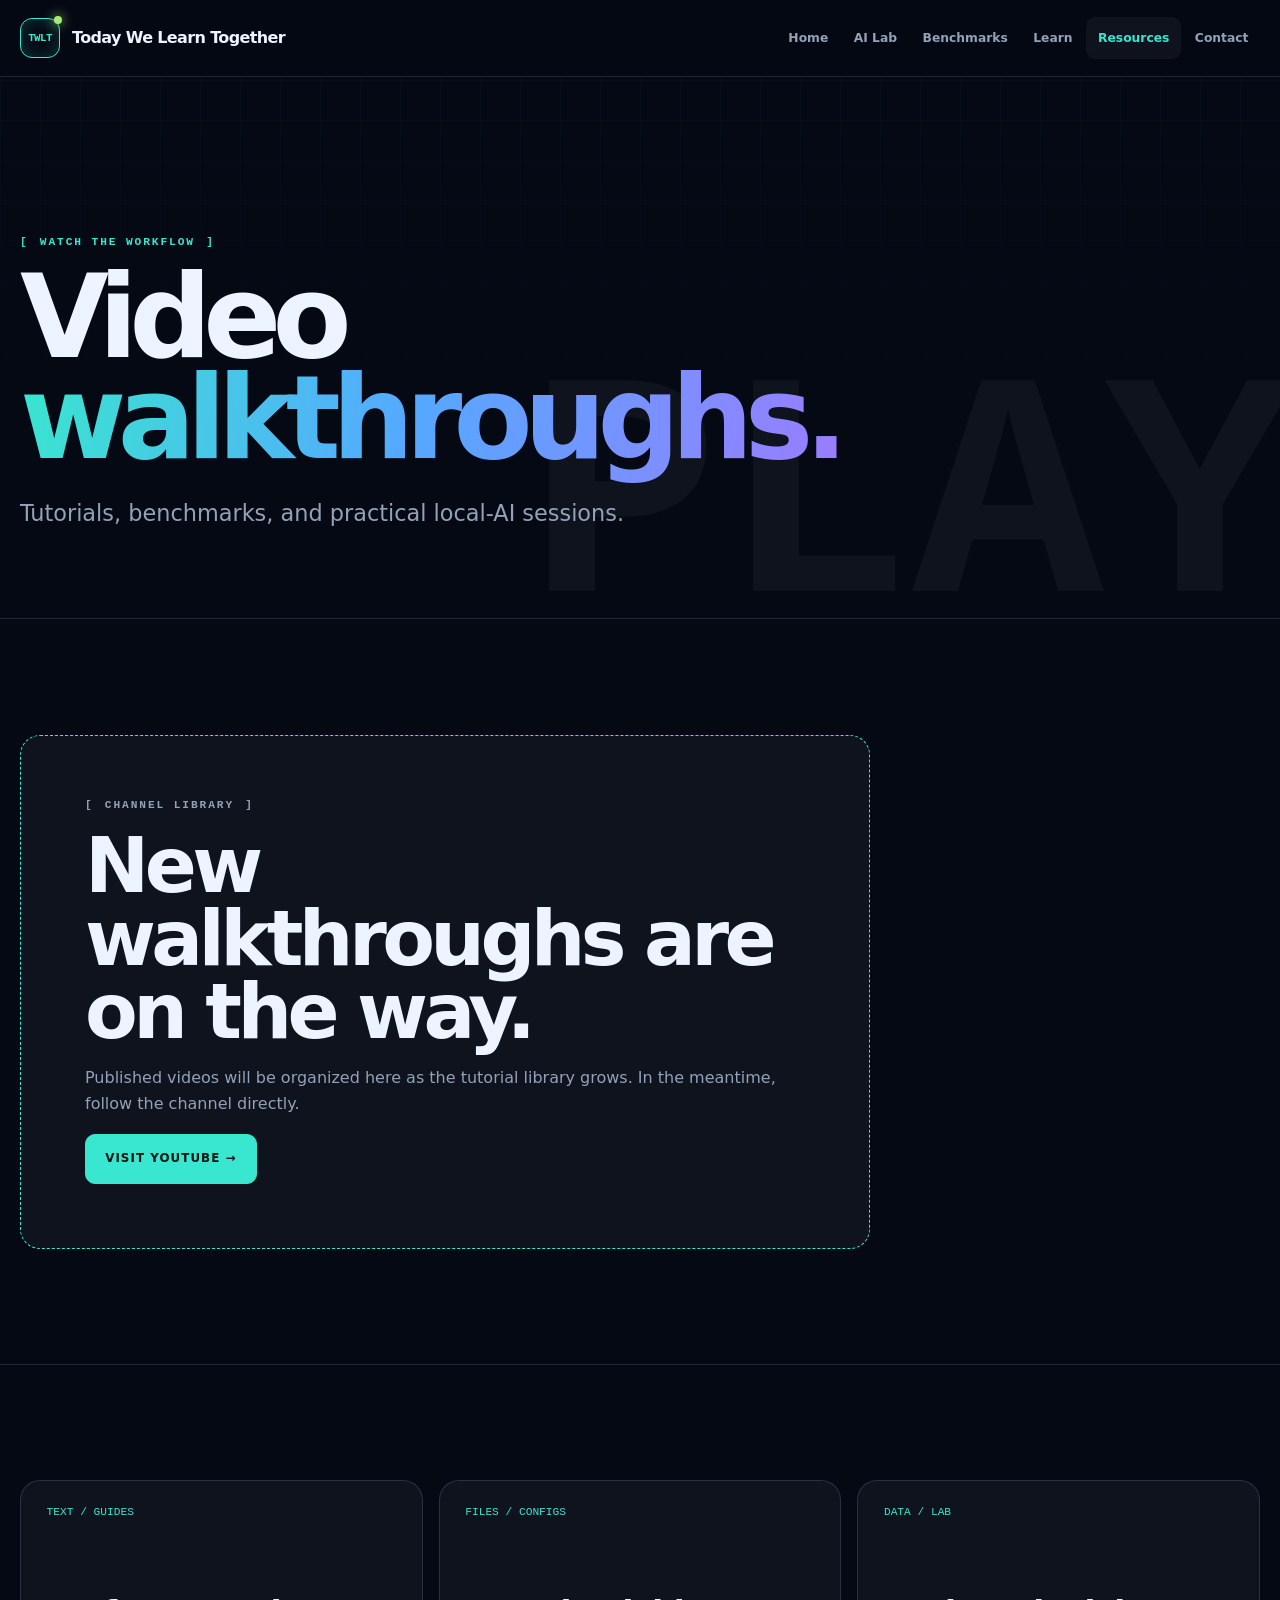
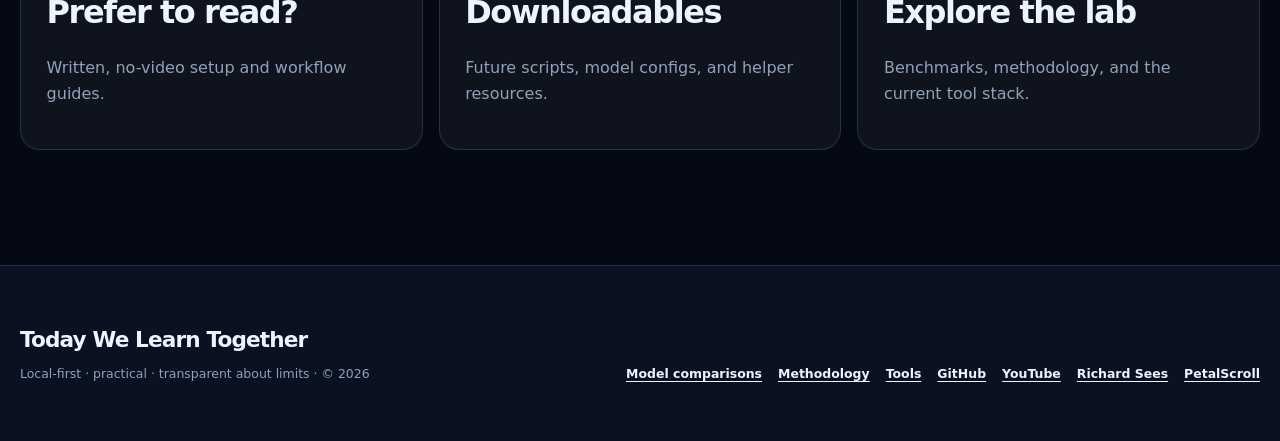
<file: resources/yt-walkthroughs.html>
<!doctype html>
<html lang="en"><head><meta charset="utf-8"><meta name="viewport" content="width=device-width, initial-scale=1"><meta name="description" content="TWLT local AI video walkthroughs and tutorials.">
    <!-- SOCIAL-METADATA:START -->
    <link rel="canonical" href="https://twlt-today-we-learn-together.github.io/mainsite/resources/yt-walkthroughs.html">
    <meta property="og:title" content="Video Walkthroughs — TWLT">
    <meta property="og:description" content="TWLT local AI video walkthroughs and tutorials.">
    <meta property="og:type" content="website">
    <meta property="og:url" content="https://twlt-today-we-learn-together.github.io/mainsite/resources/yt-walkthroughs.html">
    <meta property="og:image" content="https://twlt-today-we-learn-together.github.io/mainsite/assets/share-card.webp">
    <meta property="og:image:width" content="1200">
    <meta property="og:image:height" content="630">
    <meta property="og:image:alt" content="Today We Learn Together — practical local AI on real consumer hardware">
    <meta name="twitter:card" content="summary_large_image">
    <meta name="twitter:title" content="Video Walkthroughs — TWLT">
    <meta name="twitter:description" content="TWLT local AI video walkthroughs and tutorials.">
    <meta name="twitter:image" content="https://twlt-today-we-learn-together.github.io/mainsite/assets/share-card.webp">
    <meta name="twitter:image:alt" content="Today We Learn Together — practical local AI on real consumer hardware">
    <!-- SOCIAL-METADATA:END --><title>Video Walkthroughs — TWLT</title><link rel="icon" href="../favicon.ico"><link rel="stylesheet" href="../css/site.css"></head><body data-page="resources" data-root=".."><a class="skip-link" href="#main">Skip to content</a><!-- STATIC-SHELL:HEADER:START -->
    <header class="site-header">
        <nav class="shell nav" aria-label="Primary navigation">
            <a class="brand" href="../index.html" aria-label="Today We Learn Together home"><span class="brand-mark" aria-hidden="true">TWLT</span><span>Today We Learn Together</span></a>
            <button class="nav-toggle" type="button" aria-expanded="false" aria-controls="site-nav" aria-label="Open navigation">
                <span></span><span></span><span></span>
            </button>
            <ul class="nav-links" id="site-nav"><li><a href="../index.html">Home</a></li><li><a href="../ai-lab.html">AI Lab</a></li><li><a href="../ai-lab/model-comparisons.html">Benchmarks</a></li><li><a href="../ai-lab/local-ai-basics.html">Learn</a></li><li><a href="../resources/yt-walkthroughs.html" aria-current="page">Resources</a></li><li><a href="../contact.html">Contact</a></li></ul>
        </nav>
    </header>
    <!-- STATIC-SHELL:HEADER:END --><main id="main"><section class="page-hero" data-code="PLAY"><div class="shell reveal"><p class="kicker">Watch the workflow</p><h1 class="display">Video<br><span class="gradient-text">walkthroughs.</span></h1><p class="lede">Tutorials, benchmarks, and practical local-AI sessions.</p></div></section><section class="section"><div class="shell"><div class="empty-state reveal"><p class="kicker">Channel library</p><h2>New walkthroughs are on the way.</h2><p>Published videos will be organized here as the tutorial library grows. In the meantime, follow the channel directly.</p><a class="button" href="https://www.youtube.com/@TWLT-LocalAIEdition" target="_blank" rel="noopener">Visit YouTube →</a></div></div></section><section class="section"><div class="shell resource-grid"><a class="resource-card reveal" href="guides.html"><span class="tag">TEXT / GUIDES</span><div><h2>Prefer to read?</h2><p>Written, no-video setup and workflow guides.</p></div></a><a class="resource-card reveal" href="downloads.html"><span class="tag">FILES / CONFIGS</span><div><h2>Downloadables</h2><p>Future scripts, model configs, and helper resources.</p></div></a><a class="resource-card reveal" href="../ai-lab.html"><span class="tag">DATA / LAB</span><div><h2>Explore the lab</h2><p>Benchmarks, methodology, and the current tool stack.</p></div></a></div></section></main><!-- STATIC-SHELL:FOOTER:START -->
    <footer class="site-footer">
        <div class="shell footer-grid">
            <div><div class="footer-brand">Today We Learn Together</div><p class="footer-copy">Local-first · practical · transparent about limits · © 2026</p></div>
            <div class="footer-links"><a href="../ai-lab/model-comparisons.html">Model comparisons</a><a href="../ai-lab/testing-methodology.html">Methodology</a><a href="../ai-lab/tools.html">Tools</a><a href="https://github.com/twlt-today-we-learn-together" target="_blank" rel="noopener">GitHub</a><a href="https://www.youtube.com/@TWLT-LocalAIEdition" target="_blank" rel="noopener">YouTube</a><a href="https://richard-sees.github.io/mainsite/" target="_blank" rel="noopener">Richard Sees</a><a href="https://petalscroll-studios.github.io/mainsite/" target="_blank" rel="noopener">PetalScroll</a></div>
        </div>
    </footer>
    <!-- STATIC-SHELL:FOOTER:END --><script src="../js/site.js"></script></body></html>
</file>
<file: css/site.css>
:root {
    color-scheme: dark;
    --bg: #050914;
    --bg-2: #0a1120;
    --panel: rgba(255, 255, 255, 0.045);
    --panel-solid: #0d1728;
    --text: #eef4ff;
    --muted: #91a2b9;
    --line: rgba(151, 184, 225, 0.18);
    --cyan: #39e6cf;
    --blue: #55a8ff;
    --violet: #9a7cff;
    --lime: #a6eb73;
    --warn: #ffcb6b;
    --danger: #ff6f8c;
    --shadow: 0 30px 90px rgba(0, 0, 0, 0.35);
    --radius: 20px;
    --max: 1280px;
}
*, *::before, *::after { box-sizing: border-box; }
html { scroll-behavior: smooth; }
body { margin: 0; min-width: 320px; background: var(--bg); color: var(--text); font-family: Inter, ui-sans-serif, system-ui, -apple-system, "Segoe UI", sans-serif; line-height: 1.65; }
body::before { content: ""; position: fixed; inset: 0; z-index: -2; pointer-events: none; background-image: linear-gradient(rgba(85,168,255,0.045) 1px, transparent 1px), linear-gradient(90deg, rgba(85,168,255,0.045) 1px, transparent 1px); background-size: 40px 40px; mask-image: linear-gradient(to bottom, #000, transparent 42%); }
a { color: inherit; text-underline-offset: 0.22em; }
img { display: block; max-width: 100%; }
button { font: inherit; }
:focus-visible { outline: 3px solid var(--cyan); outline-offset: 4px; }
.skip-link { position: fixed; z-index: 999; top: 0; left: 1rem; padding: 0.7rem 1rem; background: var(--cyan); color: #03100f; transform: translateY(-120%); }
.skip-link:focus { transform: none; }
.shell { width: min(calc(100% - 40px), var(--max)); margin-inline: auto; }
.section { padding: clamp(4.5rem, 9vw, 8rem) 0; }
.section + .section { border-top: 1px solid var(--line); }
.kicker { display: flex; align-items: center; gap: 0.7rem; margin: 0 0 1.2rem; color: var(--cyan); font: 750 0.7rem/1 ui-monospace, "SFMono-Regular", Consolas, monospace; letter-spacing: 0.17em; text-transform: uppercase; }
.kicker::before { content: "["; }.kicker::after { content: "]"; }
.display { margin: 0; max-width: 1100px; font-size: clamp(3.7rem, 9vw, 8.5rem); font-weight: 850; letter-spacing: -0.075em; line-height: 0.87; }
.gradient-text { color: transparent; background: linear-gradient(100deg, var(--cyan), var(--blue) 48%, var(--violet)); background-clip: text; -webkit-background-clip: text; }
.lede { max-width: 750px; color: var(--muted); font-size: clamp(1.08rem, 2vw, 1.4rem); }
.section-title { margin: 0; font-size: clamp(2.8rem, 6vw, 5.8rem); letter-spacing: -0.06em; line-height: 0.92; }
.section-intro { display: grid; grid-template-columns: minmax(0, 1.15fr) minmax(280px, 0.55fr); gap: 2rem; align-items: end; margin-bottom: 3.5rem; }
.section-intro p { margin: 0; color: var(--muted); }
.mono { font-family: ui-monospace, "SFMono-Regular", Consolas, monospace; }

.site-header { position: sticky; top: 0; z-index: 100; border-bottom: 1px solid var(--line); background: color-mix(in srgb, var(--bg) 88%, transparent); backdrop-filter: blur(18px); }
.nav { min-height: 76px; display: flex; align-items: center; gap: 1.25rem; }
.brand { display: inline-flex; align-items: center; gap: 0.75rem; margin-right: auto; font-weight: 850; letter-spacing: -0.04em; text-decoration: none; }
.brand-mark { position: relative; display: grid; place-items: center; width: 40px; height: 40px; border: 1px solid var(--cyan); border-radius: 12px; color: var(--cyan); font: 800 0.68rem/1 ui-monospace, monospace; box-shadow: inset 0 0 18px color-mix(in srgb, var(--cyan) 20%, transparent); }
.brand-mark::after { content: ""; position: absolute; right: -3px; top: -3px; width: 8px; height: 8px; border-radius: 50%; background: var(--lime); box-shadow: 0 0 12px var(--lime); }
.nav-links { display: flex; align-items: center; gap: 0.15rem; margin: 0; padding: 0; list-style: none; }
.nav-links a { display: block; padding: 0.65rem 0.72rem; border-radius: 9px; color: var(--muted); font-size: 0.77rem; font-weight: 780; text-decoration: none; }
.nav-links a:hover, .nav-links a[aria-current="page"] { background: var(--panel); color: var(--cyan); }
.icon-button { display: grid; place-items: center; width: 41px; height: 41px; padding: 0; border: 1px solid var(--line); border-radius: 12px; background: var(--panel); color: var(--text); cursor: pointer; }
.nav-toggle { display: none; place-items: center; width: 44px; height: 44px; padding: 10px; border: 1px solid var(--line); border-radius: 10px; background: var(--panel); color: var(--text); cursor: pointer; }
.nav-toggle span { display: block; width: 21px; height: 2px; margin: 2px 0; border-radius: 2px; background: currentColor; }

.hero { min-height: calc(100svh - 76px); position: relative; display: grid; place-items: center; overflow: hidden; padding: 3.5rem 0; }
.hero::before { content: ""; position: absolute; width: 700px; height: 700px; right: -15%; top: -15%; border-radius: 50%; background: radial-gradient(circle, color-mix(in srgb, var(--violet) 26%, transparent), transparent 68%); filter: blur(5px); }
.hero::after { content: ""; position: absolute; width: 600px; height: 600px; left: -20%; bottom: -35%; border-radius: 50%; background: radial-gradient(circle, color-mix(in srgb, var(--cyan) 18%, transparent), transparent 68%); }
.hero-grid { position: relative; z-index: 2; display: grid; grid-template-columns: minmax(0, 1.1fr) minmax(300px, 0.75fr); gap: clamp(2rem, 7vw, 7rem); align-items: center; }
.twlt-official-logo { width: min(100%, 600px); height: auto; margin: 0.3rem 0 1rem; border-radius: 12px; }
.hero .hero-headline { max-width: 760px; font-size: clamp(3rem, 5.6vw, 5.8rem); letter-spacing: -0.065em; line-height: 0.92; }
.hero .lede { margin: 1.25rem 0; }
.hero-actions, .button-row { display: flex; flex-wrap: wrap; gap: 0.8rem; }
.button { display: inline-flex; align-items: center; justify-content: center; gap: 0.7rem; min-height: 50px; padding: 0.82rem 1.2rem; border: 1px solid var(--cyan); border-radius: 10px; background: var(--cyan); color: #041411; font-size: 0.74rem; font-weight: 850; letter-spacing: 0.09em; text-decoration: none; text-transform: uppercase; transition: transform 160ms ease, box-shadow 160ms ease; }
.button:hover { transform: translateY(-3px); box-shadow: 5px 5px 0 color-mix(in srgb, var(--violet) 70%, transparent); }
.button.secondary { background: transparent; color: var(--cyan); }
.lab-window { overflow: hidden; border: 1px solid var(--line); border-radius: 20px; background: color-mix(in srgb, var(--panel-solid) 92%, transparent); box-shadow: var(--shadow); transform: rotate(1deg); }
.window-bar { display: flex; align-items: center; gap: 0.45rem; padding: 0.9rem 1rem; border-bottom: 1px solid var(--line); }
.window-bar i { width: 9px; height: 9px; border-radius: 50%; background: var(--danger); }.window-bar i:nth-child(2){background:var(--warn)}.window-bar i:nth-child(3){background:var(--lime)}
.window-title { margin-left: auto; color: var(--muted); font: 0.68rem/1 ui-monospace, monospace; }
.lab-window img { width: 100%; aspect-ratio: 16 / 10; object-fit: cover; }
.terminal { padding: 1.3rem; font: 0.77rem/1.8 ui-monospace, "SFMono-Regular", Consolas, monospace; color: var(--muted); }
.terminal p { margin: 0; }.terminal .prompt { color: var(--cyan); }.terminal .ok { color: var(--lime); }
.compact-terminal { position: relative; max-width: 500px; justify-self: end; overflow: hidden; border: 1px solid var(--line); border-radius: 16px; background: rgba(8, 16, 29, 0.92); box-shadow: 14px 16px 0 rgba(0, 0, 0, 0.2); transform: rotate(0.6deg); }
.compact-terminal .terminal { padding: 1.5rem; }
.compact-terminal::after { content: "REAL LIMITS / USEFUL RESULTS"; display: block; padding: 0.7rem 1.2rem; border-top: 1px solid var(--line); color: var(--violet); font: 700 0.64rem/1.5 ui-monospace, monospace; letter-spacing: 0.12em; }
.status-strip { display: flex; flex-wrap: wrap; gap: 0.7rem; margin-top: 2rem; }
.status { padding: 0.4rem 0.65rem; border: 1px solid var(--line); border-radius: 7px; background: var(--panel); color: var(--muted); font: 0.68rem/1 ui-monospace, monospace; }
.status::before { content: ""; display: inline-block; width: 7px; height: 7px; margin-right: 0.5rem; border-radius: 50%; background: var(--lime); box-shadow: 0 0 8px var(--lime); }

.bento { display: grid; grid-template-columns: repeat(12, 1fr); gap: 1rem; }
.lab-card { position: relative; grid-column: span 4; min-height: 290px; display: flex; flex-direction: column; justify-content: space-between; overflow: hidden; padding: 1.6rem; border: 1px solid var(--line); border-radius: var(--radius); background: var(--panel); text-decoration: none; transition: transform 180ms ease, border-color 180ms ease; }
.lab-card.wide { grid-column: span 8; }
.lab-card:hover { transform: translateY(-6px); border-color: var(--cyan); }
.lab-card .index { color: var(--cyan); font: 0.68rem/1 ui-monospace, monospace; }
.lab-card h3 { margin: 3rem 0 0.5rem; font-size: clamp(1.65rem, 3vw, 2.5rem); letter-spacing: -0.045em; line-height: 1; }
.lab-card p { margin: 0; color: var(--muted); }
.lab-card .arrow { position: absolute; top: 1.3rem; right: 1.5rem; font-size: 1.7rem; color: var(--violet); }
.lab-card.accent { background: linear-gradient(135deg, color-mix(in srgb, var(--violet) 32%, var(--panel-solid)), color-mix(in srgb, var(--blue) 15%, var(--panel-solid))); }
.hardware { display: grid; grid-template-columns: minmax(260px, 0.7fr) 1.3fr; gap: clamp(2rem, 7vw, 7rem); align-items: center; }
.hardware-ring { position: relative; display: grid; place-items: center; width: min(100%, 430px); aspect-ratio: 1; border: 1px solid var(--line); border-radius: 50%; background: radial-gradient(circle, var(--panel) 0 48%, transparent 49%); }
.hardware-ring::before, .hardware-ring::after { content: ""; position: absolute; border: 1px dashed var(--cyan); border-radius: 50%; animation: spin 25s linear infinite; }.hardware-ring::before{inset:9%}.hardware-ring::after{inset:22%;animation-direction:reverse;animation-duration:17s}
.hardware-ring strong { position: relative; z-index: 2; font-size: clamp(2.6rem, 6vw, 5rem); letter-spacing: -0.07em; text-align: center; line-height: 0.9; }
@keyframes spin { to { transform: rotate(360deg); } }
.spec-list { display: grid; gap: 0; border-top: 1px solid var(--line); }
.spec { display: grid; grid-template-columns: 110px 1fr; gap: 1rem; padding: 1.25rem 0; border-bottom: 1px solid var(--line); }
.spec span { color: var(--cyan); font: 0.7rem/1.6 ui-monospace, monospace; text-transform: uppercase; }
.spec strong { font-size: 1.1rem; }
.quote { max-width: 1100px; margin: 0; font-size: clamp(2.2rem, 5vw, 5.2rem); font-weight: 750; letter-spacing: -0.06em; line-height: 1.02; }
.quote em { color: var(--cyan); font-style: normal; }

.page-hero { position: relative; overflow: hidden; padding: clamp(6rem, 13vw, 10rem) 0 4rem; border-bottom: 1px solid var(--line); }
.page-hero::after { content: attr(data-code); position: absolute; right: -1rem; bottom: -3rem; z-index: -1; color: var(--panel); font: 800 clamp(8rem, 25vw, 22rem)/1 ui-monospace, monospace; }
.page-hero .lede { margin-top: 1.7rem; }
.page-hero.compact-hero { padding: clamp(3.2rem, 7vw, 5.5rem) 0 2.7rem; }
.page-hero.compact-hero .display { font-size: clamp(2.8rem, 7vw, 6.2rem); }
.jump-nav { display: flex; flex-wrap: wrap; gap: 0.55rem; margin-top: 1.5rem; }
.jump-nav a { padding: 0.48rem 0.7rem; border: 1px solid var(--line); border-radius: 7px; color: var(--muted); font: 0.7rem/1.2 ui-monospace, monospace; text-decoration: none; }
.jump-nav a:hover { border-color: var(--cyan); color: var(--cyan); }
.lab-summary { display: grid; grid-template-columns: minmax(0, .8fr) minmax(320px, 1.2fr); gap: 1rem; margin-bottom: 1rem; }
.lab-principles { display: grid; grid-template-columns: repeat(2, 1fr); gap: 0.75rem; }
.principle { padding: 1.25rem; border: 1px solid var(--line); border-radius: 14px; background: var(--panel); }
.principle strong { display: block; margin-bottom: .35rem; color: var(--cyan); }
.principle p { margin: 0; color: var(--muted); font-size: .9rem; }
.notice { display: flex; gap: 1rem; padding: 1.2rem; border: 1px solid color-mix(in srgb, var(--cyan) 45%, var(--line)); border-radius: 14px; background: color-mix(in srgb, var(--cyan) 7%, var(--panel)); color: var(--muted); }
.notice strong { color: var(--cyan); }

.term-grid { display: grid; grid-template-columns: repeat(2, 1fr); gap: 0.75rem; }
.term-card { border: 1px solid var(--line); border-radius: 14px; background: var(--panel); }
.term-card summary { display: flex; align-items: center; justify-content: space-between; gap: 1rem; padding: 1.15rem 1.25rem; color: var(--cyan); font-weight: 800; cursor: pointer; list-style: none; }
.term-card summary::-webkit-details-marker { display: none; }
.term-card summary::after { content: "+"; font: 1.3rem/1 ui-monospace, monospace; }
.term-card[open] summary::after { content: "−"; }
.term-card p { margin: 0; padding: 0 1.25rem 1.25rem; color: var(--muted); }

.eval-groups { display: grid; grid-template-columns: repeat(2, 1fr); gap: 1rem; }
.eval-group { padding: 1.5rem; border: 1px solid var(--line); border-radius: var(--radius); background: var(--panel); }
.eval-group h2 { margin-top: 0; font-size: 1.4rem; color: var(--cyan); }
.link-list { margin: 0; padding: 0; list-style: none; }
.link-list li { border-top: 1px solid var(--line); }
.link-list a { display: block; padding: 1rem 0; text-decoration: none; }
.link-list a:hover strong { color: var(--cyan); }
.link-list strong, .link-list span { display: block; }.link-list span { color: var(--muted); font-size: 0.86rem; }

.method-list { display: grid; gap: 1rem; counter-reset: steps; }
.method-step { position: relative; display: grid; grid-template-columns: 90px 1fr; gap: 1.5rem; padding: clamp(1.5rem, 4vw, 3rem); border: 1px solid var(--line); border-radius: var(--radius); background: var(--panel); counter-increment: steps; }
.method-step::before { content: "0" counter(steps); color: var(--cyan); font: 800 clamp(2.5rem, 5vw, 4.5rem)/1 ui-monospace, monospace; }
.method-step h2 { margin: 0 0 0.7rem; font-size: 2rem; letter-spacing: -0.04em; }.method-step p { color: var(--muted); }
.prompt-example { overflow: auto; margin-top: 1.25rem; padding: 1.2rem; border: 1px solid var(--line); border-radius: 10px; background: var(--bg); color: var(--muted); font: 0.82rem/1.7 ui-monospace, monospace; white-space: pre-wrap; }
.check-list { display: grid; grid-template-columns: repeat(2, 1fr); gap: 0.5rem; margin: 1rem 0 0; padding: 0; list-style: none; color: var(--muted); }.check-list li::before{content:"✓";margin-right:.6rem;color:var(--lime)}

.tool-columns { display: grid; grid-template-columns: repeat(3, 1fr); gap: 1rem; }
.tool-column { padding: 1.2rem; border: 1px solid var(--line); border-radius: var(--radius); background: var(--panel); }
.tool-column > h2 { margin: 0 0 1rem; color: var(--cyan); font-size: 1rem; font-family: ui-monospace, monospace; text-transform: uppercase; }
.tool { padding: 1.1rem 0; border-top: 1px solid var(--line); }
.tool h3 { margin: 0 0 0.25rem; font-size: 1.05rem; }.tool p { margin: 0.3rem 0; color: var(--muted); font-size: 0.86rem; }.tool a { color: var(--cyan); font-size: 0.8rem; font-weight: 750; }

.tabs { display: flex; flex-wrap: wrap; gap: 0.45rem; margin: 1.5rem 0; }
.tab-button { padding: 0.65rem 0.8rem; border: 1px solid var(--line); border-radius: 8px; background: var(--panel); color: var(--muted); cursor: pointer; }
.tab-button:hover, .tab-button.active { border-color: var(--cyan); color: var(--cyan); }
.table-window { max-height: 68vh; overflow: auto; border: 1px solid var(--line); border-radius: 12px; background: var(--panel-solid); }
.benchmark-table { min-width: 100%; border-spacing: 0; border-collapse: separate; font-size: 0.82rem; }
.benchmark-table th, .benchmark-table td { min-width: 135px; padding: 0.85rem; border-right: 1px solid var(--line); border-bottom: 1px solid var(--line); text-align: left; vertical-align: top; }
.benchmark-table th { position: sticky; top: 0; z-index: 2; background: var(--panel-solid); color: var(--cyan); white-space: nowrap; }
.benchmark-table th:first-child, .benchmark-table td:first-child { position: sticky; left: 0; z-index: 1; background: var(--panel-solid); font-weight: 750; }.benchmark-table th:first-child{z-index:3}
.cell-long { min-width: 280px; }.cell-scroll { max-height: 130px; overflow: auto; white-space: pre-wrap; color: var(--muted); }
.copy-button { margin-top: 0.5rem; padding: 0.3rem 0.55rem; border: 1px solid var(--line); border-radius: 6px; background: var(--panel); color: var(--cyan); cursor: pointer; }
.loading, .error { padding: 2rem; border: 1px solid var(--line); border-radius: 12px; color: var(--muted); background: var(--panel); }.error strong{color:var(--danger)}
.benchmark-controls { display: flex; flex-wrap: wrap; align-items: end; gap: .75rem; margin: 1rem 0; }
.filter-field { display: grid; gap: .35rem; flex: 1 1 280px; color: var(--muted); font: .7rem/1.4 ui-monospace, monospace; }
.filter-field input { min-height: 46px; padding: .7rem .85rem; border: 1px solid var(--line); border-radius: 9px; background: var(--panel-solid); color: var(--text); font: inherit; }
.results-count { min-height: 46px; display: flex; align-items: center; color: var(--muted); font: .72rem/1.4 ui-monospace, monospace; }
.sort-button { display: inline-flex; align-items: center; gap: .4rem; width: 100%; padding: 0; border: 0; background: transparent; color: var(--cyan); font: inherit; font-weight: 750; text-align: left; cursor: pointer; }
.empty-table { padding: 1.5rem; border: 1px dashed var(--line); color: var(--muted); }
.resource-grid, .contact-grid { display: grid; grid-template-columns: repeat(3, 1fr); gap: 1rem; }
.resource-card { min-height: 270px; display: flex; flex-direction: column; justify-content: space-between; padding: 1.6rem; border: 1px solid var(--line); border-radius: var(--radius); background: var(--panel); text-decoration: none; }
.resource-card:hover { border-color: var(--cyan); }.resource-card h2 { margin: 0; font-size: 2rem; letter-spacing: -0.045em; }.resource-card p { color: var(--muted); }.resource-card .tag { color: var(--cyan); font: 0.7rem/1 ui-monospace, monospace; }
.empty-state { max-width: 850px; padding: clamp(2rem, 5vw, 4rem); border: 1px dashed var(--cyan); border-radius: var(--radius); background: var(--panel); }.empty-state h2{margin:0;font-size:clamp(2.5rem,6vw,5rem);letter-spacing:-.06em;line-height:.95}.empty-state p{color:var(--muted)}

.site-footer { padding: 3.5rem 0; border-top: 1px solid var(--line); background: var(--bg-2); }
.footer-grid { display: grid; grid-template-columns: 1fr auto; gap: 2rem; align-items: end; }
.footer-brand { font-size: 1.35rem; font-weight: 850; letter-spacing: -0.04em; }.footer-copy{margin:.4rem 0 0;color:var(--muted);font-size:.78rem}.footer-links{display:flex;flex-wrap:wrap;justify-content:flex-end;gap:1rem;font-size:.78rem;font-weight:700}.footer-links a:hover{color:var(--cyan)}
.reveal { opacity: 0; transform: translateY(24px); transition: opacity 600ms ease, transform 600ms ease; }.reveal.visible{opacity:1;transform:none}

@media (max-width: 920px) {
    .nav-toggle { display: grid; }
    .nav-links { position: static; width: 100%; display: grid; gap: 0; padding: .5rem 0 1rem; background: var(--bg); }.nav{flex-wrap:wrap}.nav-links a{padding:.9rem 1rem;font-size:1rem}
    .nav-enhanced .nav-links { position: fixed; inset: 77px 0 auto; width: auto; padding: 1rem 20px 1.5rem; border-bottom: 1px solid var(--line); transform: translateY(-130%); visibility: hidden; transition: transform 220ms ease, visibility 220ms ease; }.nav-enhanced .nav-links.open{transform:none;visibility:visible}
    .hero-grid, .section-intro, .hardware { grid-template-columns: 1fr; }
    .hero { min-height: auto; padding: 3rem 0; }
    .twlt-official-logo { width: min(100%, 640px); }
    .compact-terminal { max-width: 650px; justify-self: stretch; }
    .lab-summary { grid-template-columns: 1fr; }
    .lab-card, .lab-card.wide { grid-column: span 6; }
    .tool-columns { grid-template-columns: 1fr; }
    .resource-grid, .contact-grid { grid-template-columns: repeat(2, 1fr); }
}
@media (max-width: 620px) {
    .shell{width:min(calc(100% - 28px),var(--max))}.brand span:last-child{display:none}.display{font-size:clamp(3.4rem,17vw,5.6rem)}.hero{padding:2.5rem 0}.hero .hero-headline{font-size:clamp(2.8rem,13vw,4.2rem);line-height:.94}.twlt-official-logo{margin:.15rem 0 .8rem}.hero .lede{margin:1rem 0}.status-strip{margin-top:1.25rem}.compact-terminal .terminal{padding:1.1rem}.section{padding:4rem 0}.lab-card,.lab-card.wide{grid-column:span 12}.term-grid,.eval-groups,.resource-grid,.contact-grid,.footer-grid,.lab-principles{grid-template-columns:1fr}.method-step{grid-template-columns:1fr}.check-list{grid-template-columns:1fr}.footer-links{justify-content:flex-start}.spec{grid-template-columns:80px 1fr}
}
@media (prefers-reduced-motion: reduce) { html{scroll-behavior:auto}*,*::before,*::after{animation-duration:.01ms!important;transition-duration:.01ms!important}.reveal{opacity:1;transform:none} }
</file>
